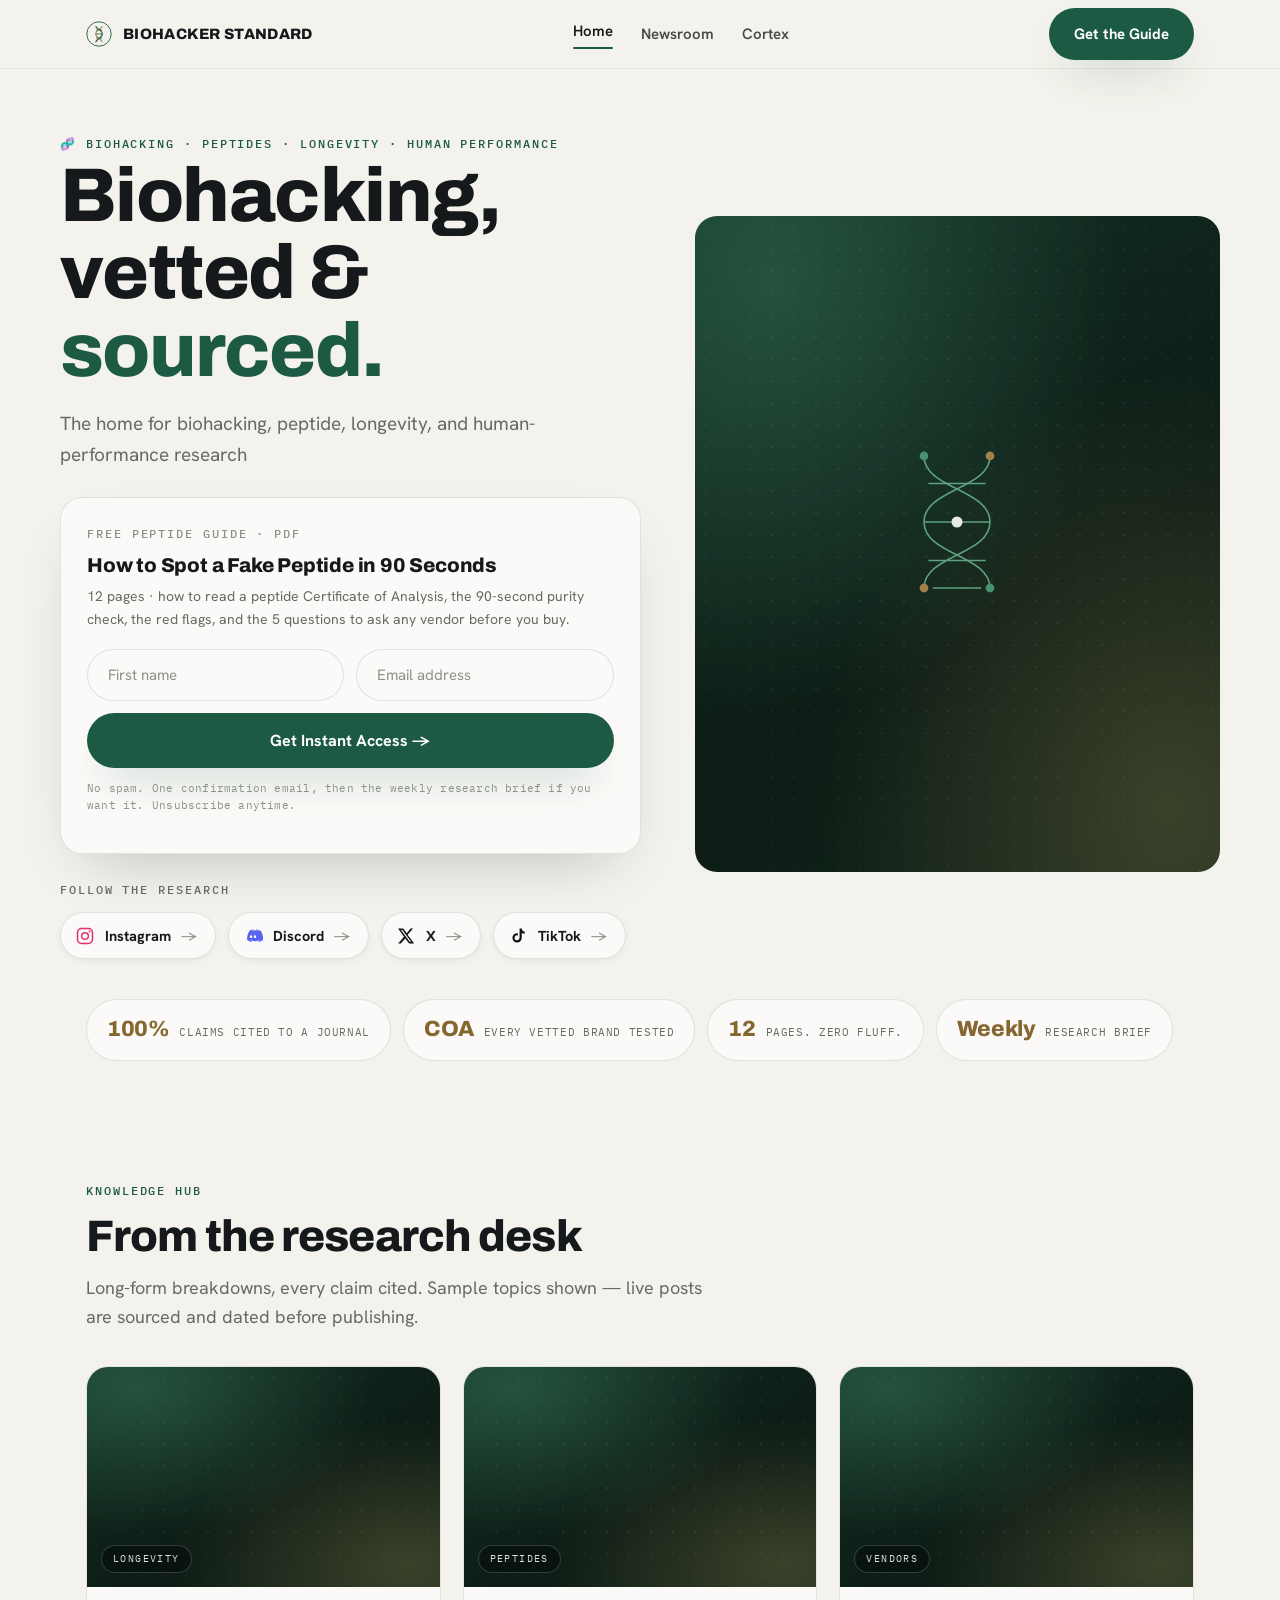
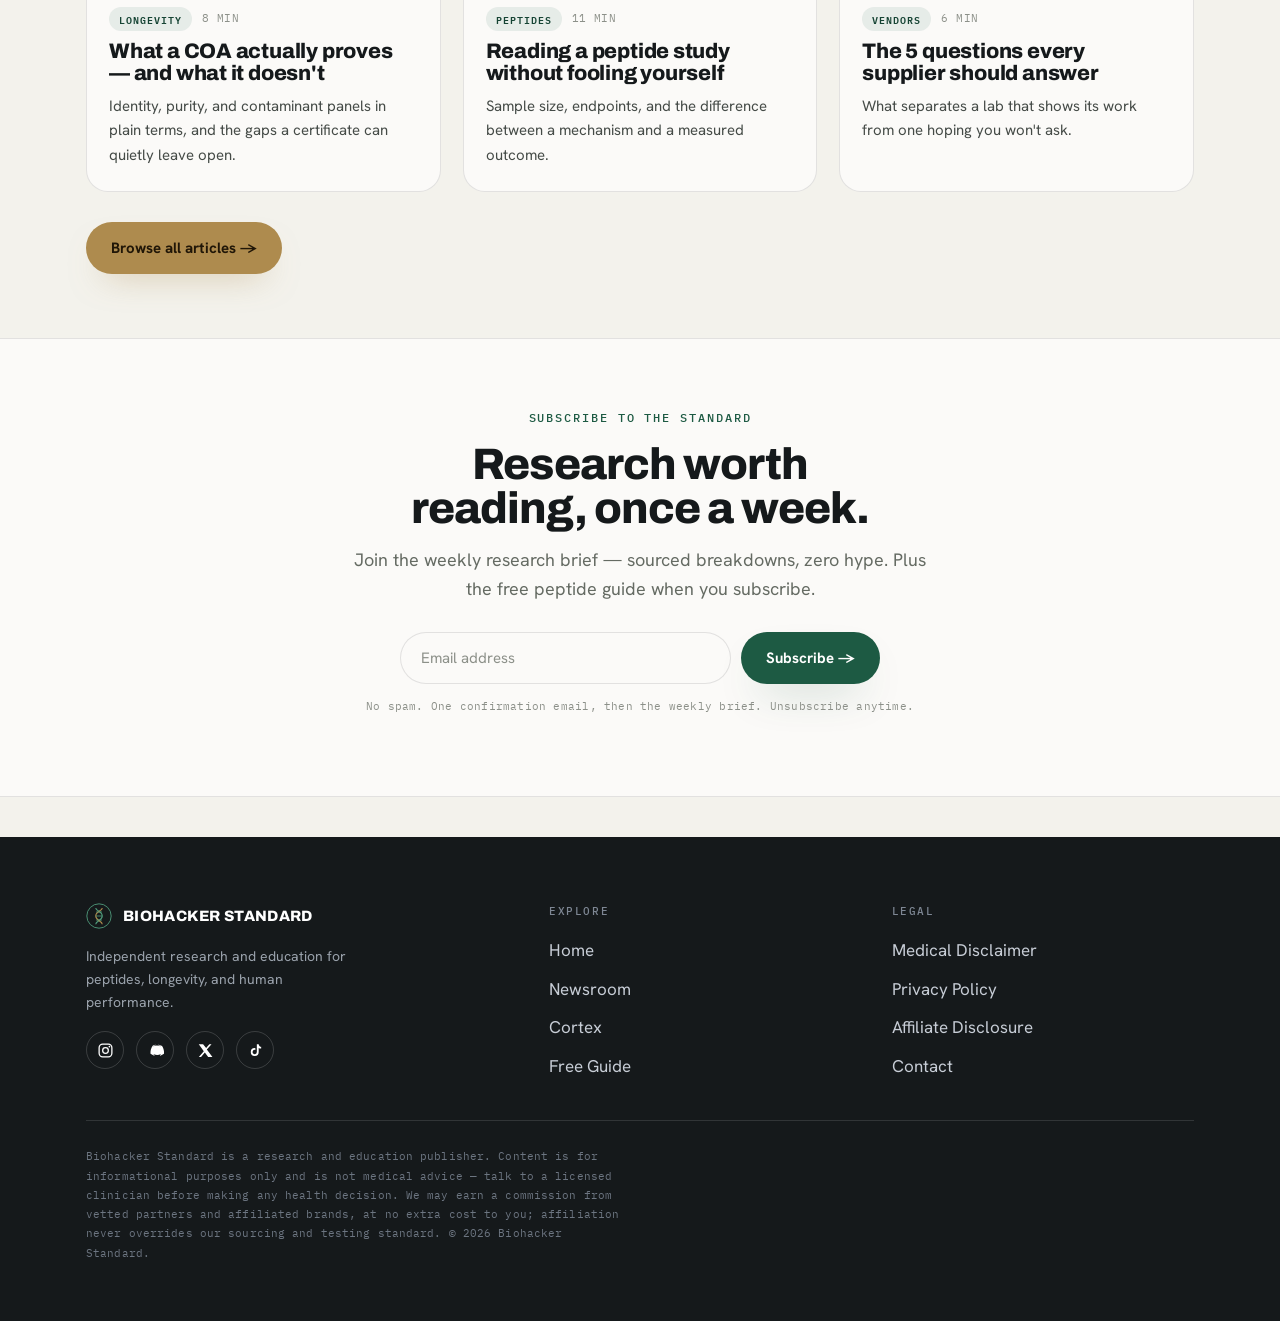
<file: index.html>
<!DOCTYPE html>
<html lang="en">
<head>
<meta charset="UTF-8">
<meta name="viewport" content="width=device-width, initial-scale=1">
<title>Biohacker Standard</title>
<meta name="description" content="The home for biohacking, peptide, longevity, and human-performance research — vetted, sourced, never hyped. Free guide: how to spot a fake peptide in 90 seconds.">
<link rel="preconnect" href="https://fonts.googleapis.com">
<link rel="preconnect" href="https://fonts.gstatic.com" crossorigin>
<link rel="stylesheet" href="https://fonts.googleapis.com/css2?family=Archivo:wght@500;600;700;800;900&family=Hanken+Grotesk:wght@400;500;600;700;800&family=IBM+Plex+Mono:wght@400;500;600&display=swap">
<link rel="stylesheet" href="styles.css">
<style>
  /* ——— home-only ——— */
  .hero { position: relative; overflow: clip; }
  .hero-grid { display: grid; grid-template-columns: 1.05fr 0.95fr; gap: 54px; align-items: center; padding: 60px 0 40px; }
  .hero h1 { margin-bottom: 20px; }
  .hero h1 em { font-style: normal; color: var(--blue); }
  .hero .lede { font-size: 19px; color: var(--muted); max-width: 52ch; margin-bottom: 26px; }
  .hero-card { background: var(--surface); border: 1px solid var(--hair); border-radius: var(--radius); padding: 26px 26px 22px; box-shadow: var(--shadow); }
  .hero-card .doc-label { display: block; margin-bottom: 6px; }
  .hero-card .doc-title { font-family: 'Archivo', sans-serif; font-weight: 800; font-size: 20px; letter-spacing: -0.01em; margin-bottom: 4px; }
  .hero-card .doc-sub { font-size: 14px; color: var(--muted); margin-bottom: 18px; }
  .hero-social { margin-top: 26px; }
  .hero-social .lbl { display: block; margin-bottom: 12px; color: var(--muted); }

  /* hero visual */
  .hero-visual { position: relative; }
  .hero-visual .media { aspect-ratio: 4 / 5; }
  .float-card {
    position: absolute; left: -26px; bottom: -22px; width: 260px;
    background: var(--surface); border: 1px solid var(--hair); border-radius: var(--radius-sm);
    padding: 18px 20px; box-shadow: var(--shadow);
  }
  .float-card .ico { width: 34px; height: 34px; display: grid; place-items: center; border-radius: 50%; background: var(--verified-tint); color: var(--verified); margin-bottom: 10px; }
  .float-card h4 { font-family: 'Archivo', sans-serif; font-size: 16px; font-weight: 800; margin-bottom: 4px; }
  .float-card p { font-size: 13px; color: var(--muted); margin: 0; line-height: 1.5; }

  .band { background: var(--surface); border-top: 1px solid var(--hair); border-bottom: 1px solid var(--hair); }
  .who-grid { display: grid; grid-template-columns: 1fr 1fr; gap: 54px; align-items: center; }
  .who-grid .media { aspect-ratio: 5 / 4; }
  .who h2 { margin-bottom: 18px; }
  .who p { color: var(--ink-soft); font-size: 18px; }

  .subscribe-form { display: flex; gap: 10px; max-width: 480px; margin: 0 auto; }
  .subscribe-form input { flex: 1; padding: 15px 20px; border-radius: var(--radius-pill); border: 1px solid var(--hair); background: var(--surface); font-family: inherit; font-size: 15px; color: var(--ink); outline: none; transition: border-color .2s, box-shadow .2s; }
  .subscribe-form input::placeholder { color: var(--dim); }
  .subscribe-form input:focus { border-color: var(--blue); box-shadow: 0 0 0 3px var(--blue-tint); }

  @media (max-width: 860px) {
    .hero-grid, .who-grid { grid-template-columns: 1fr; gap: 40px; }
    .hero-visual { order: -1; }
    .float-card { left: auto; right: 16px; }
  }
  @media (max-width: 520px) { .subscribe-form { flex-direction: column; } }
</style>
</head>
<body>

<!-- ——————————————————— NAV ——————————————————— -->
<nav class="nav">
  <div class="container nav-inner">
    <a class="brand" href="index.html" aria-label="Biohacker Standard home">
      <svg viewBox="0 0 32 32" fill="none" aria-hidden="true">
        <circle cx="16" cy="16" r="15" stroke="#1D5A43" stroke-width="1.1"/>
        <path d="M12 6c0 4 8 4 8 10s-8 6-8 10" stroke="#1D5A43" stroke-width="1.4"/>
        <path d="M20 6c0 4-8 4-8 10s8 6 8 10" stroke="#AE8B4E" stroke-width="1.4"/>
        <path d="M12.5 11h7M12 16h8M12.5 21h7" stroke="#1D5A43" stroke-width="1"/>
      </svg>
      <b>Biohacker Standard</b>
    </a>
    <div class="nav-links">
      <a href="index.html" class="active">Home</a>
      <a href="blog.html">Newsroom</a>
      <a href="directory.html">Cortex</a>
    </div>
    <a href="#get-guide" class="btn btn-blue nav-cta">Get the Guide</a>
  </div>
</nav>

<!-- ——————————————————— HERO / LEAD CAPTURE ——————————————————— -->
<header class="hero">
  <div class="container hero-grid" id="get-guide">
    <div class="hero-copy">
      <span class="eyebrow">🧬 Biohacking · Peptides · Longevity · Human Performance</span>
      <h1>Biohacking, vetted &amp; <em>sourced.</em></h1>
      <p class="lede">The home for biohacking, peptide, longevity, and human-performance research</p>

      <div class="hero-card">
        <span class="mono doc-label" style="color:var(--dim)">Free Peptide Guide · PDF</span>
        <div class="doc-title">How to Spot a Fake Peptide in 90 Seconds</div>
        <p class="doc-sub">12 pages · how to read a peptide Certificate of Analysis, the 90-second purity check, the red flags, and the 5 questions to ask any vendor before you buy.</p>
        <form class="lead-form" id="optin">
          <div class="field-row">
            <input type="text" name="first_name" placeholder="First name" aria-label="First name" required>
            <input type="email" name="email" placeholder="Email address" aria-label="Email address" required>
          </div>
          <button type="submit" class="btn btn-blue btn-lg">Get Instant Access →</button>
        </form>
        <div class="form-success" id="optin-success">You're in — check your inbox for your peptide guide. Don't see it? Check spam and mark us safe.</div>
        <p class="fine" style="margin-top:12px">No spam. One confirmation email, then the weekly research brief if you want it. Unsubscribe anytime.</p>
      </div>

      <div class="hero-social">
        <span class="mono lbl">Follow the research</span>
        <div class="socials">
          <a class="social" href="#" aria-label="Follow on Instagram">
            <svg viewBox="0 0 24 24" fill="none"><rect x="3" y="3" width="18" height="18" rx="5" stroke="#E1306C" stroke-width="1.8"/><circle cx="12" cy="12" r="4" stroke="#E1306C" stroke-width="1.8"/><circle cx="17.5" cy="6.5" r="1.2" fill="#E1306C"/></svg>
            Instagram <span class="arrow">→</span>
          </a>
          <a class="social" href="#" aria-label="Join our Discord">
            <svg viewBox="0 0 24 24" fill="#5865F2"><path d="M20 5.3A17 17 0 0 0 15.8 4l-.2.4a12.7 12.7 0 0 1 3.7 1.9 12 12 0 0 0-10.6 0A12.7 12.7 0 0 1 12.4 4.4L12.2 4A17 17 0 0 0 8 5.3C5.4 9.2 4.7 13 5 16.7a17 17 0 0 0 5.2 2.6l.6-1a11 11 0 0 1-1.8-.9l.4-.3a12 12 0 0 0 10.2 0l.4.3c-.6.4-1.2.6-1.8.9l.6 1a17 17 0 0 0 5.2-2.6c.4-4.3-.7-8-3-11.4ZM9.7 14.5c-.8 0-1.5-.8-1.5-1.7s.7-1.7 1.5-1.7 1.5.8 1.5 1.7-.7 1.7-1.5 1.7Zm4.6 0c-.8 0-1.5-.8-1.5-1.7s.7-1.7 1.5-1.7 1.5.8 1.5 1.7-.7 1.7-1.5 1.7Z"/></svg>
            Discord <span class="arrow">→</span>
          </a>
          <a class="social" href="#" aria-label="Follow on X">
            <svg viewBox="0 0 24 24" fill="#0D1014"><path d="M17.5 3h3l-6.6 7.5L21.8 21h-6l-4.7-6.1L5.7 21H2.6l7-8L2.5 3h6.1l4.3 5.6L17.5 3Zm-1 16h1.7L7.6 4.8H5.8L16.5 19Z"/></svg>
            X <span class="arrow">→</span>
          </a>
          <a class="social" href="#" aria-label="Follow on TikTok">
            <svg viewBox="0 0 24 24" fill="#0D1014"><path d="M16.5 3c.3 2.1 1.5 3.6 3.5 3.8v2.5c-1.2.1-2.4-.3-3.5-1v5.9a5.6 5.6 0 1 1-5.6-5.6c.3 0 .6 0 .9.1v2.6a3 3 0 1 0 2.1 2.9V3h2.6Z"/></svg>
            TikTok <span class="arrow">→</span>
          </a>
        </div>
      </div>
    </div>

    <div class="hero-visual">
      <div class="media" role="img" aria-label="Molecular research motif">
        <div class="glyph">
          <svg viewBox="0 0 200 200" fill="none">
            <g stroke="#6FBE97" stroke-width="1.4" opacity="0.9">
              <path d="M70 20c0 30 60 30 60 60s-60 30-60 60"/>
              <path d="M130 20c0 30-60 30-60 60s60 30 60 60"/>
              <path d="M74 45h52M70 80h60M74 115h52M78 140h44"/>
            </g>
            <circle cx="70" cy="20" r="4" fill="#4F9C7C"/><circle cx="130" cy="20" r="4" fill="#AE8B4E"/>
            <circle cx="100" cy="80" r="5" fill="#fff"/>
            <circle cx="70" cy="140" r="4" fill="#AE8B4E"/><circle cx="130" cy="140" r="4" fill="#4F9C7C"/>
          </svg>
        </div>
      </div>
    </div>
  </div>

  <!-- stat bar -->
  <div class="container" style="padding-bottom:56px">
    <div class="stats">
      <div class="stat"><span class="num">100%</span><span class="lbl">Claims cited to a journal</span></div>
      <div class="stat"><span class="num">COA</span><span class="lbl">Every vetted brand tested</span></div>
      <div class="stat"><span class="num">12</span><span class="lbl">Pages. Zero fluff.</span></div>
      <div class="stat"><span class="num">Weekly</span><span class="lbl">Research brief</span></div>
    </div>
  </div>
</header>

<!-- ——————————————————— FROM THE BLOG ——————————————————— -->
<section>
  <div class="container">
    <div class="sec-head">
      <span class="eyebrow">Knowledge hub</span>
      <h2>From the research desk</h2>
      <p>Long-form breakdowns, every claim cited. Sample topics shown — live posts are sourced and dated before publishing.</p>
    </div>
    <div class="grid g3">
      <a class="card" href="blog.html">
        <div class="media"><span class="tag">Longevity</span></div>
        <div class="card-body">
          <div class="kicker"><span class="tagpill">Longevity</span><span class="meta">8 min</span></div>
          <h3>What a COA actually proves — and what it doesn't</h3>
          <p>Identity, purity, and contaminant panels in plain terms, and the gaps a certificate can quietly leave open.</p>
        </div>
      </a>
      <a class="card" href="blog.html">
        <div class="media"><span class="tag">Peptides</span></div>
        <div class="card-body">
          <div class="kicker"><span class="tagpill">Peptides</span><span class="meta">11 min</span></div>
          <h3>Reading a peptide study without fooling yourself</h3>
          <p>Sample size, endpoints, and the difference between a mechanism and a measured outcome.</p>
        </div>
      </a>
      <a class="card" href="blog.html">
        <div class="media"><span class="tag">Vendors</span></div>
        <div class="card-body">
          <div class="kicker"><span class="tagpill">Vendors</span><span class="meta">6 min</span></div>
          <h3>The 5 questions every supplier should answer</h3>
          <p>What separates a lab that shows its work from one hoping you won't ask.</p>
        </div>
      </a>
    </div>
    <div style="margin-top:30px"><a href="blog.html" class="btn btn-gold">Browse all articles →</a></div>
  </div>
</section>

<!-- ——————————————————— SUBSCRIBE ——————————————————— -->
<section class="band" id="subscribe">
  <div class="container" style="text-align:center; max-width:640px;">
    <span class="eyebrow" style="display:inline-flex; margin-bottom:14px">Subscribe to the Standard</span>
    <h2 style="margin-bottom:14px">Research worth reading, once a week.</h2>
    <p style="color:var(--muted); font-size:18px; margin-bottom:28px">Join the weekly research brief — sourced breakdowns, zero hype. Plus the free peptide guide when you subscribe.</p>
    <form class="subscribe-form" id="subscribe-form">
      <input type="email" name="email" placeholder="Email address" aria-label="Email address" required>
      <button type="submit" class="btn btn-blue">Subscribe →</button>
    </form>
    <div class="form-success" id="subscribe-success" style="max-width:460px; margin:16px auto 0">You're in — check your inbox to confirm, then the guide is on its way.</div>
    <p class="fine" style="margin-top:14px">No spam. One confirmation email, then the weekly brief. Unsubscribe anytime.</p>
  </div>
</section>

<!-- ——————————————————— FOOTER ——————————————————— -->
<footer class="footer">
  <div class="container">
    <div class="footer-top">
      <div>
        <a class="brand" href="index.html" style="margin-bottom:16px">
          <svg viewBox="0 0 32 32" fill="none" aria-hidden="true">
            <circle cx="16" cy="16" r="15" stroke="#4F9C7C" stroke-width="1.1"/>
            <path d="M12 6c0 4 8 4 8 10s-8 6-8 10" stroke="#4F9C7C" stroke-width="1.4"/>
            <path d="M20 6c0 4-8 4-8 10s8 6 8 10" stroke="#AE8B4E" stroke-width="1.4"/>
            <path d="M12.5 11h7M12 16h8M12.5 21h7" stroke="#4F9C7C" stroke-width="1"/>
          </svg>
          <b>Biohacker Standard</b>
        </a>
        <p style="color:#9AA2AC; font-size:14px; max-width:34ch">Independent research and education for peptides, longevity, and human performance.</p>
        <div class="foot-social">
          <a href="#" aria-label="Instagram"><svg viewBox="0 0 24 24" fill="none"><rect x="3" y="3" width="18" height="18" rx="5" stroke="#fff" stroke-width="1.8"/><circle cx="12" cy="12" r="4" stroke="#fff" stroke-width="1.8"/><circle cx="17.5" cy="6.5" r="1.2" fill="#fff"/></svg></a>
          <a href="#" aria-label="Discord"><svg viewBox="0 0 24 24" fill="#fff"><path d="M20 5.3A17 17 0 0 0 15.8 4l-.2.4a12.7 12.7 0 0 1 3.7 1.9 12 12 0 0 0-10.6 0A12.7 12.7 0 0 1 12.4 4.4L12.2 4A17 17 0 0 0 8 5.3C5.4 9.2 4.7 13 5 16.7a17 17 0 0 0 5.2 2.6l.6-1a11 11 0 0 1-1.8-.9l.4-.3a12 12 0 0 0 10.2 0l.4.3c-.6.4-1.2.6-1.8.9l.6 1a17 17 0 0 0 5.2-2.6c.4-4.3-.7-8-3-11.4Z"/></svg></a>
          <a href="#" aria-label="X"><svg viewBox="0 0 24 24" fill="#fff"><path d="M17.5 3h3l-6.6 7.5L21.8 21h-6l-4.7-6.1L5.7 21H2.6l7-8L2.5 3h6.1l4.3 5.6L17.5 3Z"/></svg></a>
          <a href="#" aria-label="TikTok"><svg viewBox="0 0 24 24" fill="#fff"><path d="M16.5 3c.3 2.1 1.5 3.6 3.5 3.8v2.5c-1.2.1-2.4-.3-3.5-1v5.9a5.6 5.6 0 1 1-5.6-5.6c.3 0 .6 0 .9.1v2.6a3 3 0 1 0 2.1 2.9V3h2.6Z"/></svg></a>
        </div>
      </div>
      <div>
        <h5>Explore</h5>
        <ul>
          <li><a href="index.html">Home</a></li>
          <li><a href="blog.html">Newsroom</a></li>
          <li><a href="directory.html">Cortex</a></li>
          <li><a href="#get-guide">Free Guide</a></li>
        </ul>
      </div>
      <div>
        <h5>Legal</h5>
        <ul>
          <li><a href="#">Medical Disclaimer</a></li>
          <li><a href="#">Privacy Policy</a></li>
          <li><a href="#">Affiliate Disclosure</a></li>
          <li><a href="contact.html">Contact</a></li>
        </ul>
      </div>
    </div>
    <p class="disclosure">Biohacker Standard is a research and education publisher. Content is for informational purposes only and is not medical advice — talk to a licensed clinician before making any health decision. We may earn a commission from vetted partners and affiliated brands, at no extra cost to you; affiliation never overrides our sourcing and testing standard. © 2026 Biohacker Standard.</p>
  </div>
</footer>

<script>
  (function () {
    var form = document.getElementById('optin');
    if (!form) return;
    form.addEventListener('submit', function (e) {
      e.preventDefault();
      var btn = form.querySelector('button[type=submit]');
      btn.textContent = 'Sending…';
      // TODO: wire to FluentCRM REST endpoint /wp-json/fluent-crm/v2/public/forms/{ID}/submit
      setTimeout(function () {
        form.style.display = 'none';
        document.getElementById('optin-success').style.display = 'block';
      }, 500);
    });

    var sub = document.getElementById('subscribe-form');
    if (sub) {
      sub.addEventListener('submit', function (e) {
        e.preventDefault();
        var b = sub.querySelector('button[type=submit]');
        b.textContent = 'Subscribing…';
        // TODO: wire to FluentCRM REST endpoint /wp-json/fluent-crm/v2/public/forms/{ID}/submit
        setTimeout(function () {
          sub.style.display = 'none';
          document.getElementById('subscribe-success').style.display = 'block';
        }, 500);
      });
    }
  })();
</script>
</body>
</html>
</file>
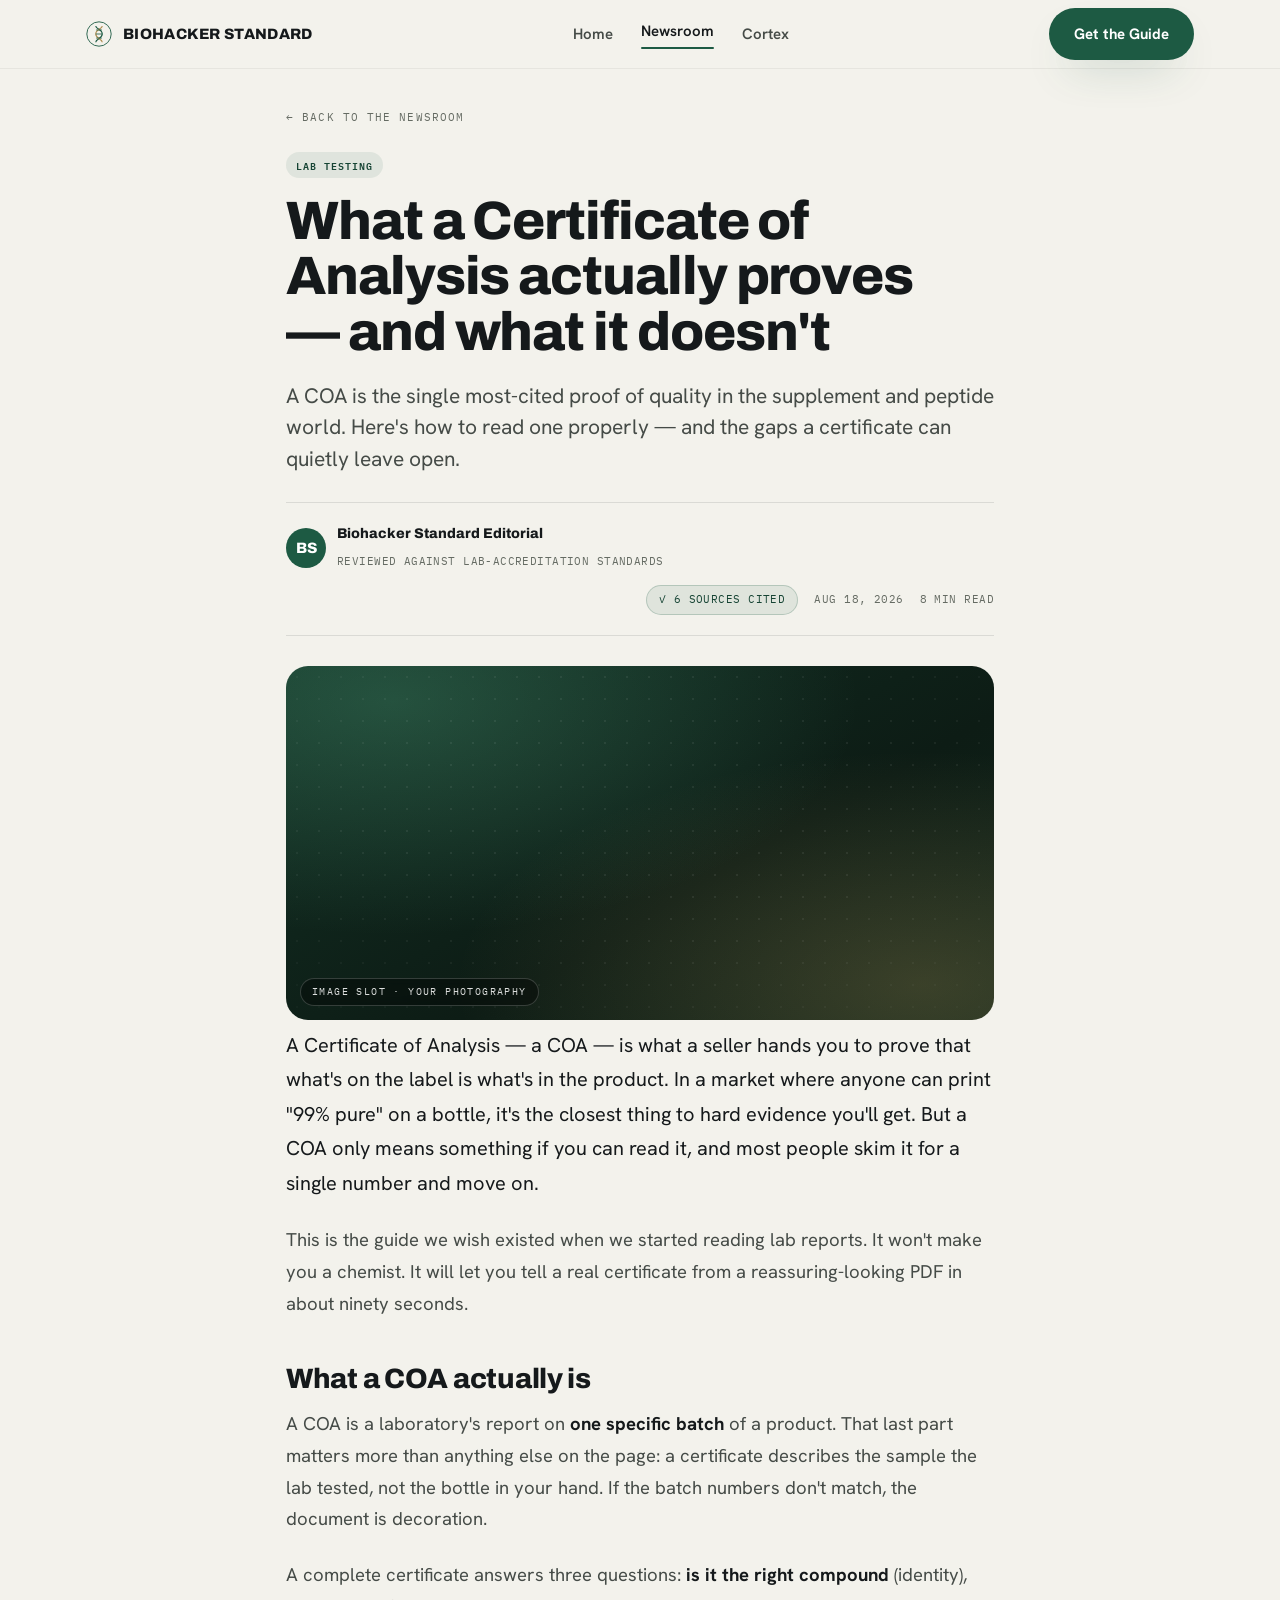
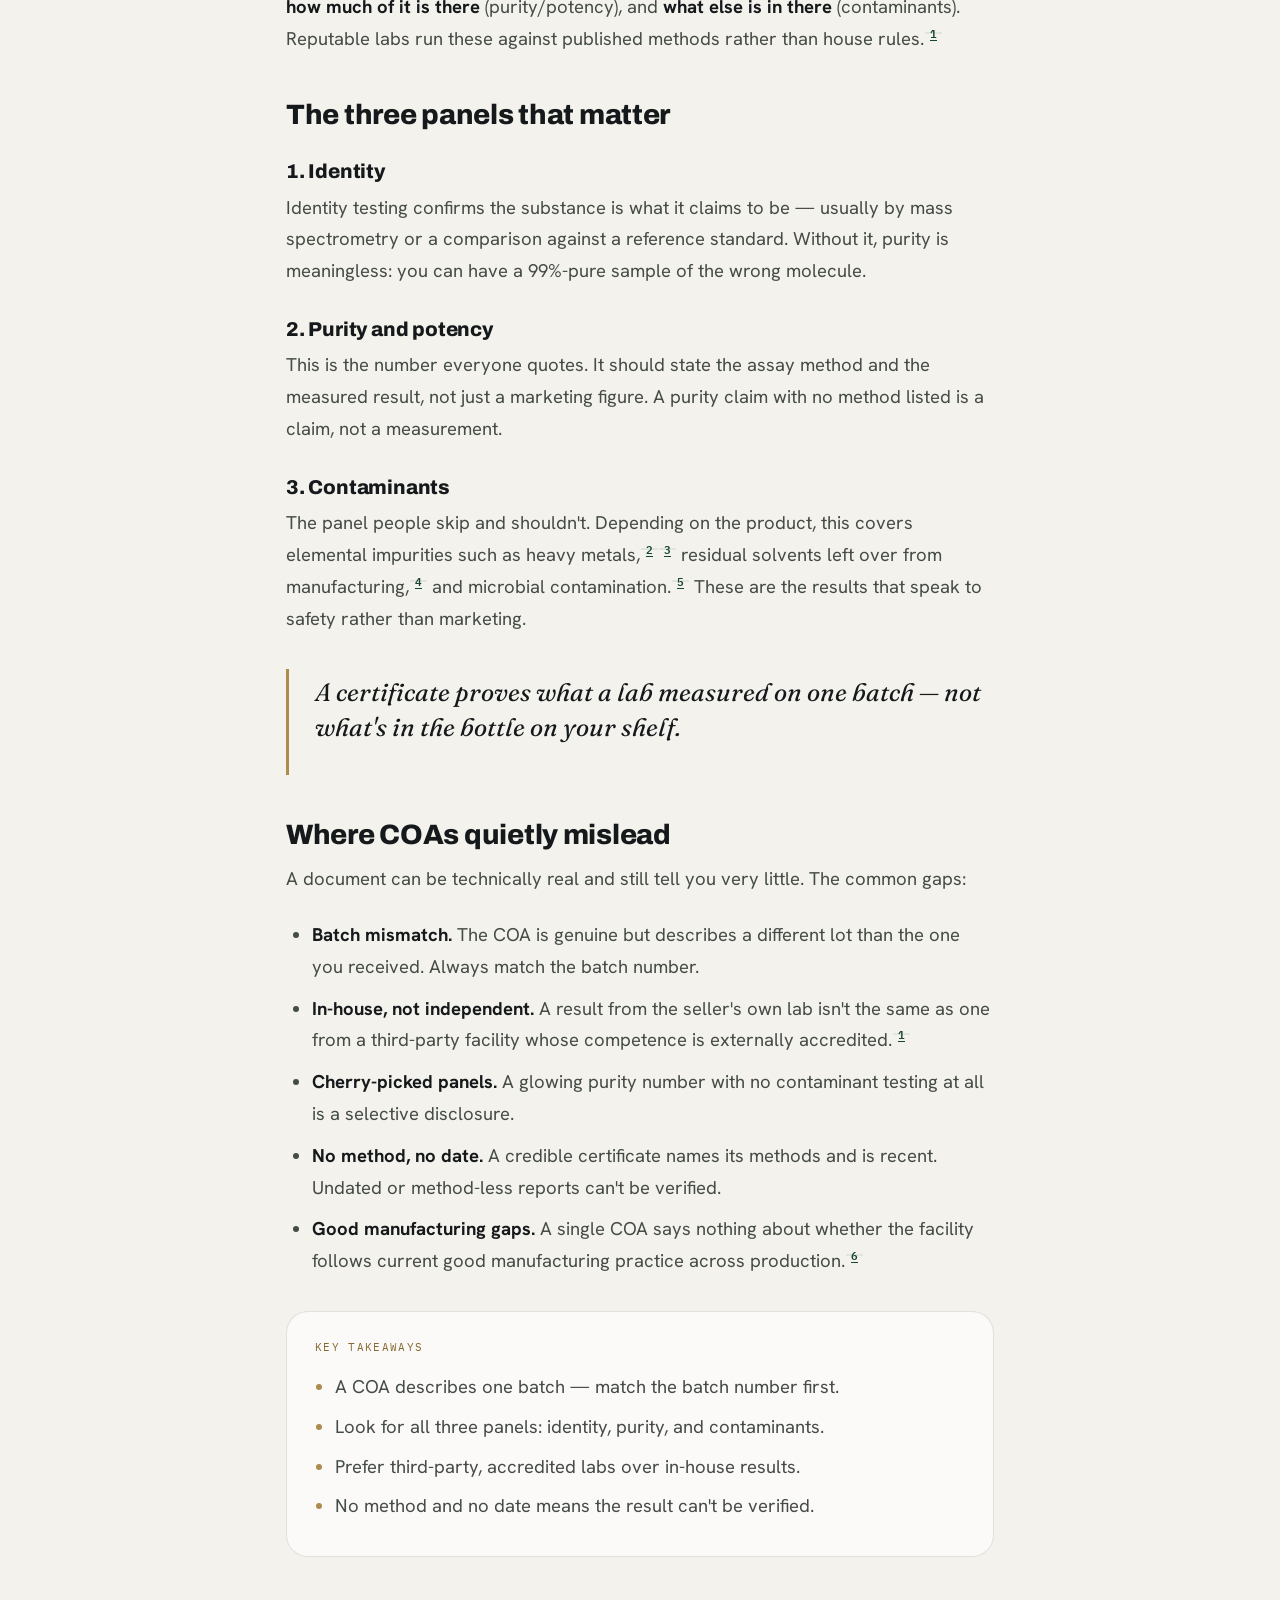
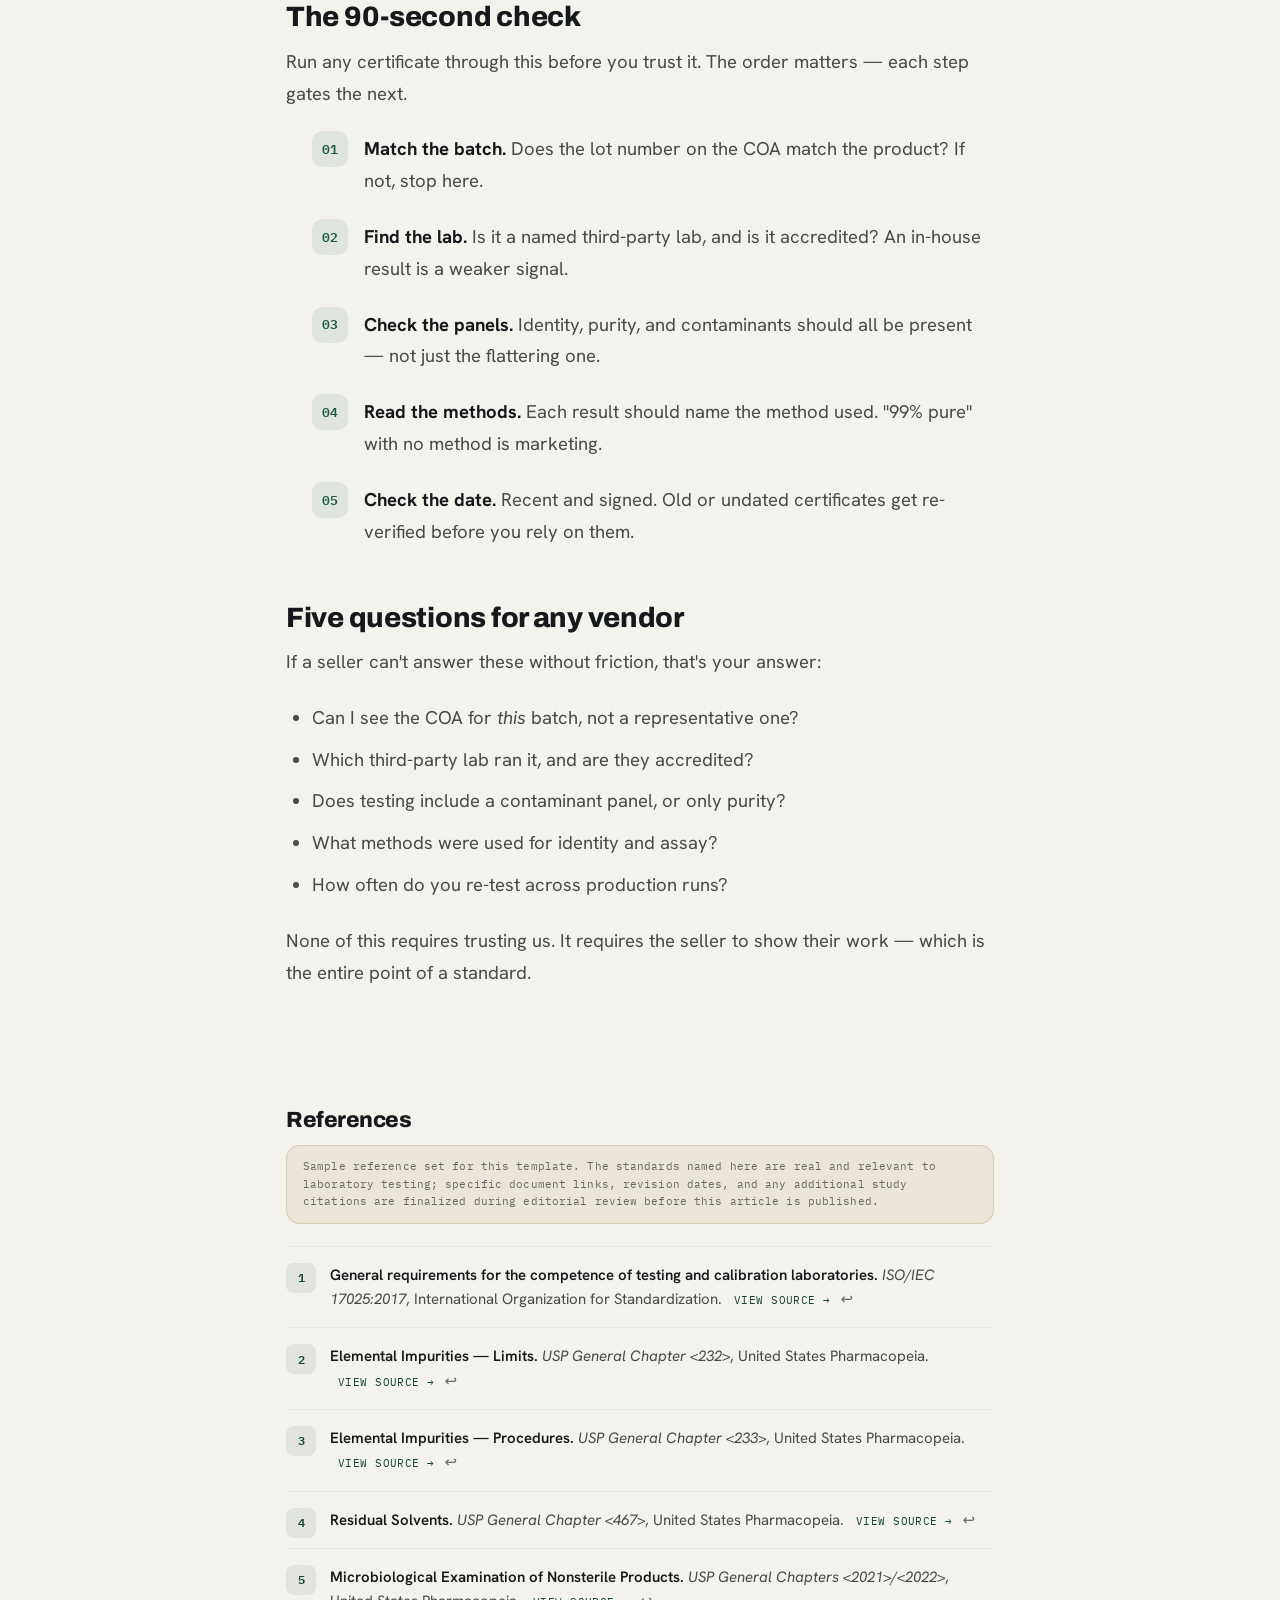
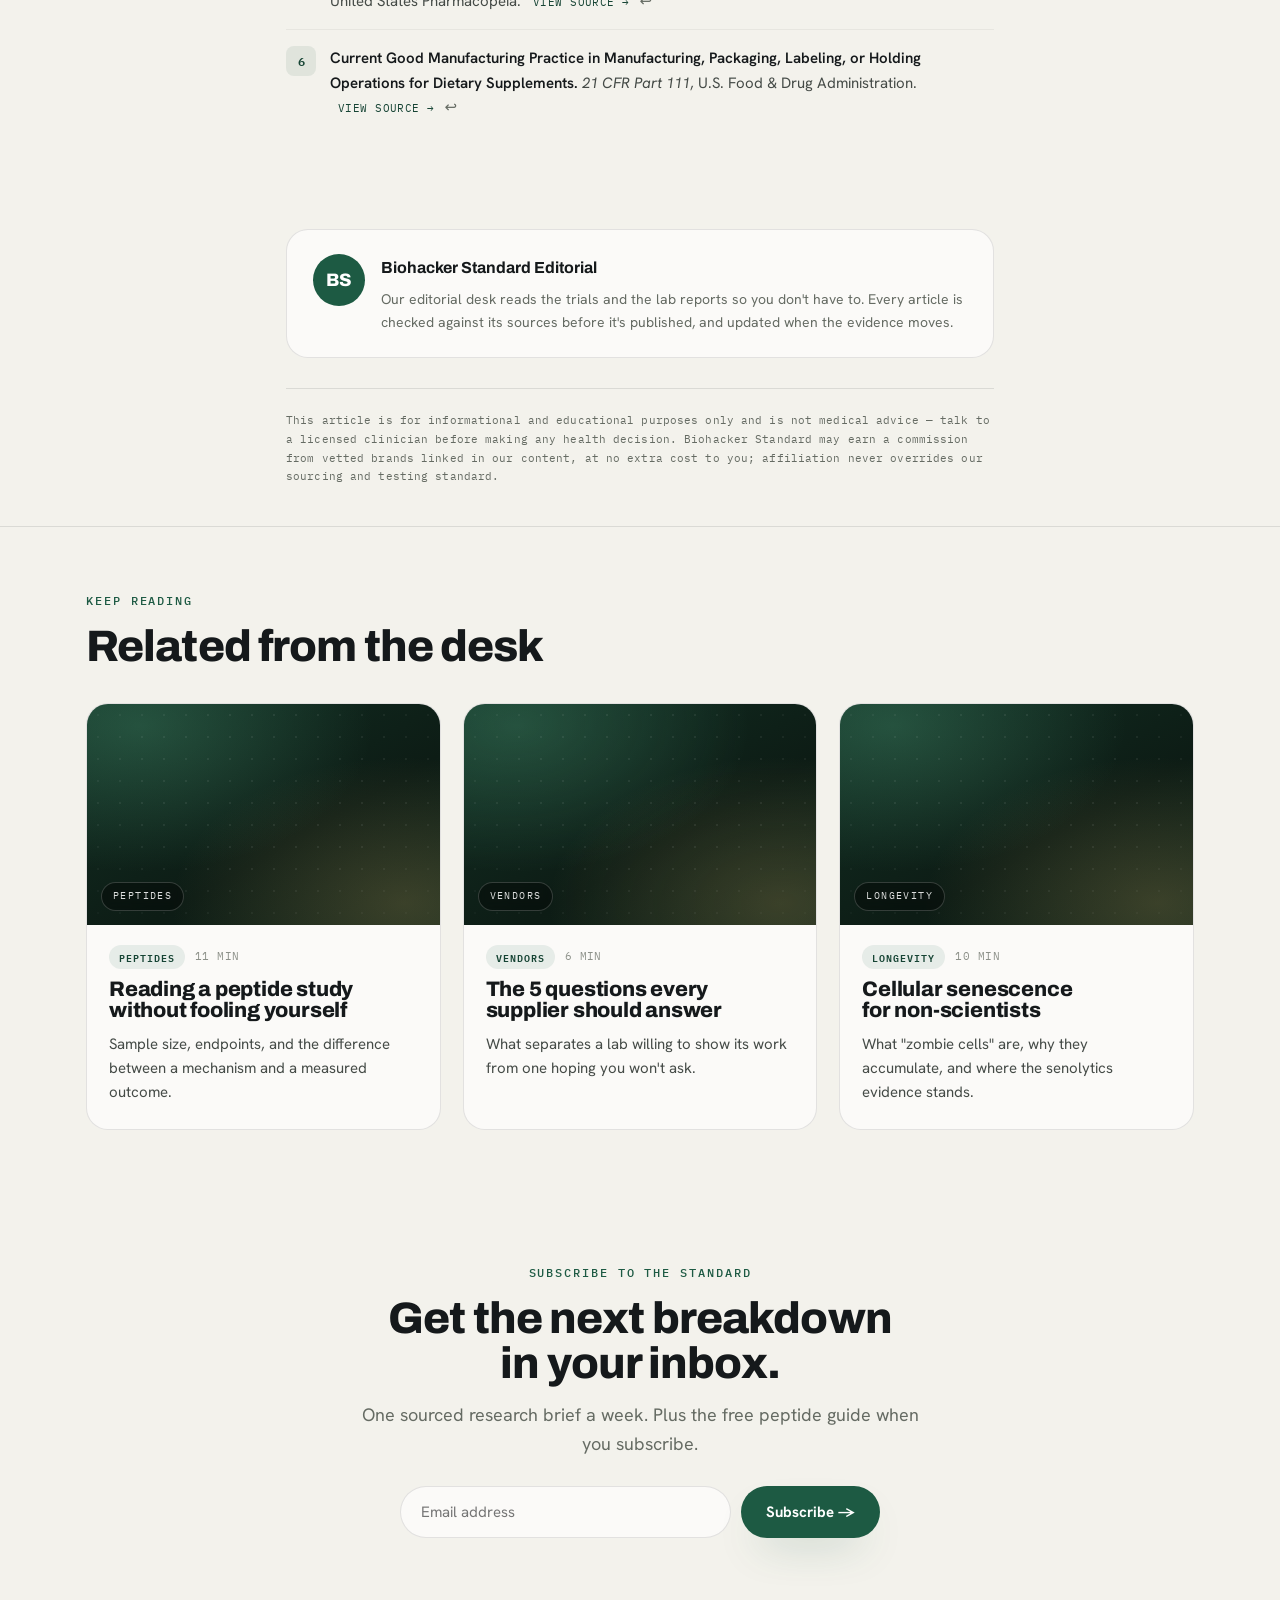
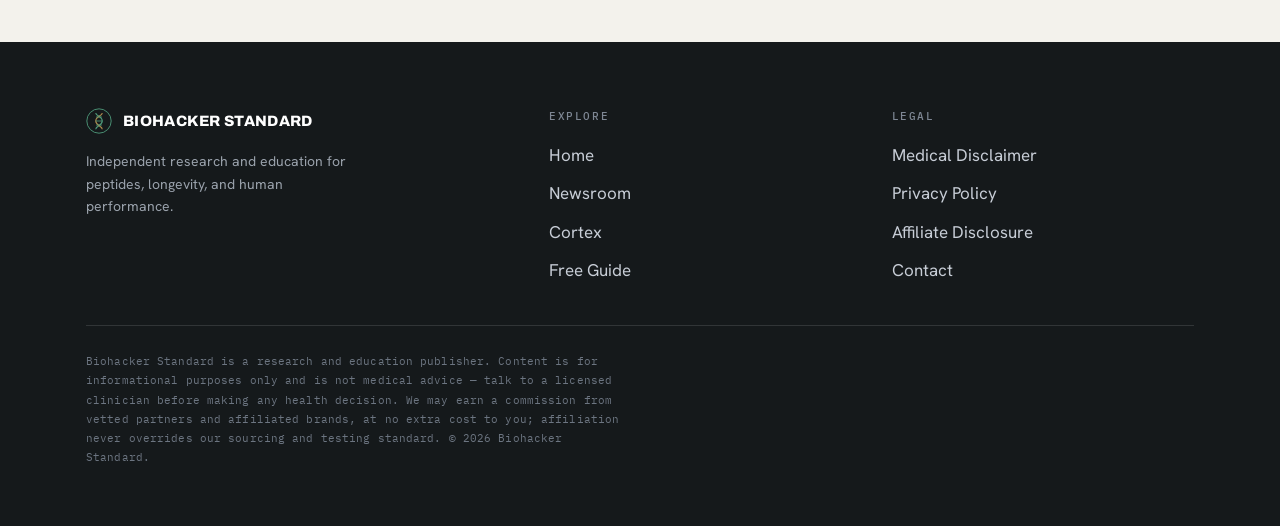
<file: article.html>
<!DOCTYPE html>
<html lang="en">
<head>
<meta charset="UTF-8">
<meta name="viewport" content="width=device-width, initial-scale=1">
<title>What a COA Actually Proves — Biohacker Standard</title>
<meta name="description" content="How to read a Certificate of Analysis properly — identity, purity, and contaminant panels — and the gaps a certificate can quietly leave open.">
<link rel="preconnect" href="https://fonts.googleapis.com">
<link rel="preconnect" href="https://fonts.gstatic.com" crossorigin>
<link rel="stylesheet" href="https://fonts.googleapis.com/css2?family=Archivo:wght@500;600;700;800;900&family=Hanken+Grotesk:wght@400;500;600;700;800&family=IBM+Plex+Mono:wght@400;500;600&family=Fraunces:ital,opsz,wght@0,9..144,500;1,9..144,500&display=swap">
<link rel="stylesheet" href="styles.css">
<style>
  /* ——— article layout ——— */
  .article { max-width: 760px; margin: 0 auto; padding: 0 26px; }
  .backlink { display: inline-flex; align-items: center; gap: 7px; font-family: 'IBM Plex Mono', monospace; font-size: 11px; letter-spacing: 0.1em; text-transform: uppercase; color: var(--muted); margin: 40px 0 24px; }
  .backlink:hover { color: var(--blue); text-decoration: none; }

  .article-head h1 { font-size: clamp(34px, 5vw, 54px); line-height: 1.02; margin: 16px 0 20px; }
  .article-head .deck { font-size: 21px; line-height: 1.5; color: var(--ink-soft); margin: 0 0 28px; }
  .byline { display: flex; flex-wrap: wrap; align-items: center; gap: 12px 20px; padding: 20px 0; border-top: 1px solid var(--hair); border-bottom: 1px solid var(--hair); }
  .byline .who { display: flex; align-items: center; gap: 11px; }
  .byline .avatar { width: 40px; height: 40px; border-radius: 50%; background: var(--blue); display: grid; place-items: center; color: #fff; font-family: 'Archivo'; font-weight: 800; font-size: 15px; flex: none; }
  .byline .who b { font-family: 'Archivo'; font-weight: 800; font-size: 14px; display: block; }
  .byline .who span { font-family: 'IBM Plex Mono', monospace; font-size: 10.5px; letter-spacing: 0.04em; text-transform: uppercase; color: var(--muted); }
  .byline .meta { margin-left: auto; display: flex; align-items: center; gap: 16px; font-family: 'IBM Plex Mono', monospace; font-size: 11px; letter-spacing: 0.04em; text-transform: uppercase; color: var(--muted); }
  .sources-chip { display: inline-flex; align-items: center; gap: 7px; color: var(--blue-deep); background: var(--blue-tint); border: 1px solid rgba(29,90,67,0.22); padding: 5px 12px; border-radius: var(--radius-pill); }

  .article-hero { margin: 30px 0 8px; }
  .article-hero .media { aspect-ratio: 16 / 8; }

  /* ——— prose ——— */
  .prose { font-size: 18.5px; line-height: 1.72; color: var(--ink-soft); }
  .prose > p:first-of-type { font-size: 20px; color: var(--ink); }
  .prose p { margin: 0 0 24px; }
  .prose h2 { font-size: 28px; color: var(--ink); margin: 46px 0 14px; letter-spacing: -0.01em; }
  .prose h3 { font-size: 20px; color: var(--ink); margin: 32px 0 10px; }
  .prose strong { color: var(--ink); }
  .prose a:not(.cite) { color: var(--blue-deep); text-decoration: underline; text-underline-offset: 2px; text-decoration-thickness: 1px; }
  .prose ul, .prose ol { margin: 0 0 24px; padding-left: 26px; }
  .prose li { margin-bottom: 10px; }

  /* citation marker — the signature element */
  .cite { font-size: 0.62em; vertical-align: super; line-height: 0; margin-left: 1px; }
  .cite a { display: inline-block; min-width: 17px; text-align: center; padding: 1px 5px; border-radius: 6px;
    background: var(--blue-tint); color: var(--blue-deep); font-family: 'IBM Plex Mono', monospace; font-weight: 600;
    text-decoration: none; transition: background .15s, color .15s; }
  .cite a:hover { background: var(--blue); color: #fff; }

  blockquote { margin: 34px 0; padding: 6px 0 6px 26px; border-left: 3px solid var(--gold); }
  blockquote p { font-family: 'Fraunces', Georgia, serif; font-style: italic; font-size: 25px; line-height: 1.4; color: var(--ink); margin: 0; }

  .callout { background: var(--surface); border: 1px solid var(--hair); border-radius: var(--radius); padding: 26px 28px; margin: 34px 0; }
  .callout .lbl { font-family: 'IBM Plex Mono', monospace; font-size: 11px; letter-spacing: 0.12em; text-transform: uppercase; color: var(--gold-deep); margin-bottom: 14px; display: block; }
  .callout ul { margin: 0; padding-left: 20px; }
  .callout li { color: var(--ink-soft); margin-bottom: 8px; }
  .callout li::marker { color: var(--gold); }

  /* numbered process — order carries meaning here */
  .steps { list-style: none; margin: 24px 0 30px; padding: 0; counter-reset: step; display: flex; flex-direction: column; gap: 14px; }
  .steps li { position: relative; padding-left: 52px; counter-increment: step; }
  .steps li::before { content: counter(step, decimal-leading-zero); position: absolute; left: 0; top: -2px;
    font-family: 'IBM Plex Mono', monospace; font-weight: 600; font-size: 13px; color: var(--blue); background: var(--blue-tint);
    width: 36px; height: 36px; display: grid; place-items: center; border-radius: 10px; }
  .steps li b { color: var(--ink); }

  /* ——— references block ——— */
  .refs { margin: 56px 0 10px; scroll-margin-top: 80px; }
  .refs h2 { font-size: 22px; color: var(--ink); margin-bottom: 8px; }
  .refs .editnote { font-family: 'IBM Plex Mono', monospace; font-size: 11px; line-height: 1.6; color: var(--muted); text-transform: none; letter-spacing: 0.01em;
    background: var(--gold-tint); border: 1px solid rgba(174,139,78,0.28); border-radius: var(--radius-sm); padding: 12px 16px; margin: 14px 0 22px; }
  .refs ol { list-style: none; counter-reset: ref; margin: 0; padding: 0; }
  .refs li { counter-increment: ref; position: relative; padding: 16px 0 16px 44px; border-top: 1px solid var(--hair-soft); font-size: 15px; color: var(--ink-soft); scroll-margin-top: 80px; }
  .refs li::before { content: counter(ref); position: absolute; left: 0; top: 16px; font-family: 'IBM Plex Mono', monospace; font-weight: 600; font-size: 12px; color: var(--blue-deep); background: var(--blue-tint); width: 30px; height: 30px; display: grid; place-items: center; border-radius: 8px; }
  .refs li:target { background: var(--blue-tint); border-radius: 10px; }
  .refs .src-title { color: var(--ink); font-weight: 600; }
  .refs .src-pub { font-style: italic; }
  .refs .src-link { display: inline-flex; align-items: center; gap: 5px; font-family: 'IBM Plex Mono', monospace; font-size: 10.5px; letter-spacing: 0.04em; text-transform: uppercase; color: var(--blue-deep); margin-left: 8px; }
  .refs .backref { color: var(--muted); text-decoration: none; margin-left: 6px; }
  .refs .backref:hover { color: var(--blue); }

  /* author + disclosure */
  .author-card { display: flex; gap: 16px; align-items: flex-start; background: var(--surface); border: 1px solid var(--hair); border-radius: var(--radius); padding: 24px 26px; margin: 30px 0; }
  .author-card .avatar { width: 52px; height: 52px; border-radius: 50%; background: var(--blue); display: grid; place-items: center; color: #fff; font-family: 'Archivo'; font-weight: 800; font-size: 18px; flex: none; }
  .author-card b { font-family: 'Archivo'; font-size: 16px; }
  .author-card p { font-size: 14px; color: var(--muted); margin: 6px 0 0; }
  .disclosure-note { font-family: 'IBM Plex Mono', monospace; font-size: 11px; line-height: 1.7; color: var(--muted); text-transform: none; letter-spacing: 0.01em; border-top: 1px solid var(--hair); padding-top: 22px; margin-top: 10px; }

  .related { border-top: 1px solid var(--hair); margin-top: 40px; }

  @media (max-width: 560px) {
    .byline .meta { margin-left: 0; width: 100%; }
    .prose { font-size: 17.5px; }
  }
</style>
</head>
<body>

<nav class="nav">
  <div class="container nav-inner">
    <a class="brand" href="index.html" aria-label="Biohacker Standard home">
      <svg viewBox="0 0 32 32" fill="none" aria-hidden="true">
        <circle cx="16" cy="16" r="15" stroke="#1D5A43" stroke-width="1.1"/>
        <path d="M12 6c0 4 8 4 8 10s-8 6-8 10" stroke="#1D5A43" stroke-width="1.4"/>
        <path d="M20 6c0 4-8 4-8 10s8 6 8 10" stroke="#AE8B4E" stroke-width="1.4"/>
        <path d="M12.5 11h7M12 16h8M12.5 21h7" stroke="#1D5A43" stroke-width="1"/>
      </svg>
      <b>Biohacker Standard</b>
    </a>
    <div class="nav-links">
      <a href="index.html">Home</a>
      <a href="blog.html" class="active">Newsroom</a>
      <a href="directory.html">Cortex</a>
    </div>
    <a href="index.html#get-guide" class="btn btn-blue nav-cta">Get the Guide</a>
  </div>
</nav>

<article>
  <div class="article">
    <a class="backlink" href="blog.html">← Back to the newsroom</a>
    <div class="article-head">
      <span class="tagpill">Lab Testing</span>
      <h1>What a Certificate of Analysis actually proves — and what it doesn't</h1>
      <p class="deck">A COA is the single most-cited proof of quality in the supplement and peptide world. Here's how to read one properly — and the gaps a certificate can quietly leave open.</p>
      <div class="byline">
        <div class="who">
          <div class="avatar">BS</div>
          <div><b>Biohacker Standard Editorial</b><span>Reviewed against lab-accreditation standards</span></div>
        </div>
        <div class="meta">
          <span class="sources-chip">✓ 6 sources cited</span>
          <span>Aug 18, 2026</span>
          <span>8 min read</span>
        </div>
      </div>
    </div>
  </div>

  <div class="article-hero">
    <div class="article"><div class="media" role="img" aria-label="Article hero image slot"><span class="tag">Image slot · your photography</span></div></div>
  </div>

  <div class="article">
    <div class="prose">
      <p>A Certificate of Analysis — a COA — is what a seller hands you to prove that what's on the label is what's in the product. In a market where anyone can print "99% pure" on a bottle, it's the closest thing to hard evidence you'll get. But a COA only means something if you can read it, and most people skim it for a single number and move on.</p>

      <p>This is the guide we wish existed when we started reading lab reports. It won't make you a chemist. It will let you tell a real certificate from a reassuring-looking PDF in about ninety seconds.</p>

      <h2>What a COA actually is</h2>
      <p>A COA is a laboratory's report on <strong>one specific batch</strong> of a product. That last part matters more than anything else on the page: a certificate describes the sample the lab tested, not the bottle in your hand. If the batch numbers don't match, the document is decoration.</p>
      <p>A complete certificate answers three questions: <strong>is it the right compound</strong> (identity), <strong>how much of it is there</strong> (purity/potency), and <strong>what else is in there</strong> (contaminants). Reputable labs run these against published methods rather than house rules.<span class="cite"><a href="#ref-1" id="cite-1">1</a></span></p>

      <h2>The three panels that matter</h2>
      <h3>1. Identity</h3>
      <p>Identity testing confirms the substance is what it claims to be — usually by mass spectrometry or a comparison against a reference standard. Without it, purity is meaningless: you can have a 99%-pure sample of the wrong molecule.</p>

      <h3>2. Purity and potency</h3>
      <p>This is the number everyone quotes. It should state the assay method and the measured result, not just a marketing figure. A purity claim with no method listed is a claim, not a measurement.</p>

      <h3>3. Contaminants</h3>
      <p>The panel people skip and shouldn't. Depending on the product, this covers elemental impurities such as heavy metals,<span class="cite"><a href="#ref-2" id="cite-2">2</a></span><span class="cite"><a href="#ref-3" id="cite-3">3</a></span> residual solvents left over from manufacturing,<span class="cite"><a href="#ref-4" id="cite-4">4</a></span> and microbial contamination.<span class="cite"><a href="#ref-5" id="cite-5">5</a></span> These are the results that speak to safety rather than marketing.</p>

      <blockquote><p>A certificate proves what a lab measured on one batch — not what's in the bottle on your shelf.</p></blockquote>

      <h2>Where COAs quietly mislead</h2>
      <p>A document can be technically real and still tell you very little. The common gaps:</p>
      <ul>
        <li><strong>Batch mismatch.</strong> The COA is genuine but describes a different lot than the one you received. Always match the batch number.</li>
        <li><strong>In-house, not independent.</strong> A result from the seller's own lab isn't the same as one from a third-party facility whose competence is externally accredited.<span class="cite"><a href="#ref-1" id="cite-1b">1</a></span></li>
        <li><strong>Cherry-picked panels.</strong> A glowing purity number with no contaminant testing at all is a selective disclosure.</li>
        <li><strong>No method, no date.</strong> A credible certificate names its methods and is recent. Undated or method-less reports can't be verified.</li>
        <li><strong>Good manufacturing gaps.</strong> A single COA says nothing about whether the facility follows current good manufacturing practice across production.<span class="cite"><a href="#ref-6" id="cite-6">6</a></span></li>
      </ul>

      <div class="callout">
        <span class="lbl">Key takeaways</span>
        <ul>
          <li>A COA describes one batch — match the batch number first.</li>
          <li>Look for all three panels: identity, purity, and contaminants.</li>
          <li>Prefer third-party, accredited labs over in-house results.</li>
          <li>No method and no date means the result can't be verified.</li>
        </ul>
      </div>

      <h2>The 90-second check</h2>
      <p>Run any certificate through this before you trust it. The order matters — each step gates the next.</p>
      <ol class="steps">
        <li><b>Match the batch.</b> Does the lot number on the COA match the product? If not, stop here.</li>
        <li><b>Find the lab.</b> Is it a named third-party lab, and is it accredited? An in-house result is a weaker signal.</li>
        <li><b>Check the panels.</b> Identity, purity, and contaminants should all be present — not just the flattering one.</li>
        <li><b>Read the methods.</b> Each result should name the method used. "99% pure" with no method is marketing.</li>
        <li><b>Check the date.</b> Recent and signed. Old or undated certificates get re-verified before you rely on them.</li>
      </ol>

      <h2>Five questions for any vendor</h2>
      <p>If a seller can't answer these without friction, that's your answer:</p>
      <ul>
        <li>Can I see the COA for <em>this</em> batch, not a representative one?</li>
        <li>Which third-party lab ran it, and are they accredited?</li>
        <li>Does testing include a contaminant panel, or only purity?</li>
        <li>What methods were used for identity and assay?</li>
        <li>How often do you re-test across production runs?</li>
      </ul>

      <p>None of this requires trusting us. It requires the seller to show their work — which is the entire point of a standard.</p>
    </div>

    <!-- ——— REFERENCES: the signature block ——— -->
    <section class="refs" id="references">
      <h2>References</h2>
      <p class="editnote">Sample reference set for this template. The standards named here are real and relevant to laboratory testing; specific document links, revision dates, and any additional study citations are finalized during editorial review before this article is published.</p>
      <ol>
        <li id="ref-1"><span class="src-title">General requirements for the competence of testing and calibration laboratories.</span> <span class="src-pub">ISO/IEC 17025:2017</span>, International Organization for Standardization. <a class="src-link" href="#">View source →</a> <a class="backref" href="#cite-1" aria-label="Back to citation">↩</a></li>
        <li id="ref-2"><span class="src-title">Elemental Impurities — Limits.</span> <span class="src-pub">USP General Chapter &lt;232&gt;</span>, United States Pharmacopeia. <a class="src-link" href="#">View source →</a> <a class="backref" href="#cite-2">↩</a></li>
        <li id="ref-3"><span class="src-title">Elemental Impurities — Procedures.</span> <span class="src-pub">USP General Chapter &lt;233&gt;</span>, United States Pharmacopeia. <a class="src-link" href="#">View source →</a> <a class="backref" href="#cite-3">↩</a></li>
        <li id="ref-4"><span class="src-title">Residual Solvents.</span> <span class="src-pub">USP General Chapter &lt;467&gt;</span>, United States Pharmacopeia. <a class="src-link" href="#">View source →</a> <a class="backref" href="#cite-4">↩</a></li>
        <li id="ref-5"><span class="src-title">Microbiological Examination of Nonsterile Products.</span> <span class="src-pub">USP General Chapters &lt;2021&gt;/&lt;2022&gt;</span>, United States Pharmacopeia. <a class="src-link" href="#">View source →</a> <a class="backref" href="#cite-5">↩</a></li>
        <li id="ref-6"><span class="src-title">Current Good Manufacturing Practice in Manufacturing, Packaging, Labeling, or Holding Operations for Dietary Supplements.</span> <span class="src-pub">21 CFR Part 111</span>, U.S. Food &amp; Drug Administration. <a class="src-link" href="#">View source →</a> <a class="backref" href="#cite-6">↩</a></li>
      </ol>
    </section>

    <!-- author -->
    <div class="author-card">
      <div class="avatar">BS</div>
      <div>
        <b>Biohacker Standard Editorial</b>
        <p>Our editorial desk reads the trials and the lab reports so you don't have to. Every article is checked against its sources before it's published, and updated when the evidence moves.</p>
      </div>
    </div>

    <p class="disclosure-note">This article is for informational and educational purposes only and is not medical advice — talk to a licensed clinician before making any health decision. Biohacker Standard may earn a commission from vetted brands linked in our content, at no extra cost to you; affiliation never overrides our sourcing and testing standard.</p>
  </div>

  <!-- related -->
  <section class="related">
    <div class="container">
      <div class="sec-head"><span class="eyebrow">Keep reading</span><h2>Related from the desk</h2></div>
      <div class="grid g3">
        <a class="card" href="article.html"><div class="media"><span class="tag">Peptides</span></div><div class="card-body"><div class="kicker"><span class="tagpill">Peptides</span><span class="meta">11 min</span></div><h3>Reading a peptide study without fooling yourself</h3><p>Sample size, endpoints, and the difference between a mechanism and a measured outcome.</p></div></a>
        <a class="card" href="article.html"><div class="media"><span class="tag">Vendors</span></div><div class="card-body"><div class="kicker"><span class="tagpill">Vendors</span><span class="meta">6 min</span></div><h3>The 5 questions every supplier should answer</h3><p>What separates a lab willing to show its work from one hoping you won't ask.</p></div></a>
        <a class="card" href="article.html"><div class="media"><span class="tag">Longevity</span></div><div class="card-body"><div class="kicker"><span class="tagpill">Longevity</span><span class="meta">10 min</span></div><h3>Cellular senescence for non-scientists</h3><p>What "zombie cells" are, why they accumulate, and where the senolytics evidence stands.</p></div></a>
      </div>
    </div>
  </section>

  <!-- subscribe -->
  <section class="band">
    <div class="container" style="text-align:center; max-width:640px;">
      <span class="eyebrow" style="display:inline-flex; margin-bottom:14px">Subscribe to the Standard</span>
      <h2 style="margin-bottom:14px">Get the next breakdown in your inbox.</h2>
      <p style="color:var(--muted); font-size:18px; margin-bottom:28px">One sourced research brief a week. Plus the free peptide guide when you subscribe.</p>
      <form class="subscribe-form" id="subscribe-form" style="display:flex; gap:10px; max-width:480px; margin:0 auto;">
        <input type="email" name="email" placeholder="Email address" aria-label="Email address" required style="flex:1; padding:15px 20px; border-radius:var(--radius-pill); border:1px solid var(--hair); background:var(--surface); font-family:inherit; font-size:15px; color:var(--ink);">
        <button type="submit" class="btn btn-blue">Subscribe →</button>
      </form>
      <div class="form-success" id="subscribe-success" style="max-width:460px; margin:16px auto 0">You're in — check your inbox to confirm.</div>
    </div>
  </section>
</article>

<footer class="footer">
  <div class="container">
    <div class="footer-top">
      <div>
        <a class="brand" href="index.html" style="margin-bottom:16px">
          <svg viewBox="0 0 32 32" fill="none" aria-hidden="true"><circle cx="16" cy="16" r="15" stroke="#4F9C7C" stroke-width="1.1"/><path d="M12 6c0 4 8 4 8 10s-8 6-8 10" stroke="#4F9C7C" stroke-width="1.4"/><path d="M20 6c0 4-8 4-8 10s8 6 8 10" stroke="#AE8B4E" stroke-width="1.4"/><path d="M12.5 11h7M12 16h8M12.5 21h7" stroke="#4F9C7C" stroke-width="1"/></svg>
          <b>Biohacker Standard</b>
        </a>
        <p style="color:#9AA2AC; font-size:14px; max-width:34ch">Independent research and education for peptides, longevity, and human performance.</p>
      </div>
      <div><h5>Explore</h5><ul><li><a href="index.html">Home</a></li><li><a href="blog.html">Newsroom</a></li><li><a href="directory.html">Cortex</a></li><li><a href="index.html#get-guide">Free Guide</a></li></ul></div>
      <div><h5>Legal</h5><ul><li><a href="#">Medical Disclaimer</a></li><li><a href="#">Privacy Policy</a></li><li><a href="#">Affiliate Disclosure</a></li><li><a href="contact.html">Contact</a></li></ul></div>
    </div>
    <p class="disclosure">Biohacker Standard is a research and education publisher. Content is for informational purposes only and is not medical advice — talk to a licensed clinician before making any health decision. We may earn a commission from vetted partners and affiliated brands, at no extra cost to you; affiliation never overrides our sourcing and testing standard. © 2026 Biohacker Standard.</p>
  </div>
</footer>

<script>
  (function () {
    var sub = document.getElementById('subscribe-form');
    if (!sub) return;
    sub.addEventListener('submit', function (e) {
      e.preventDefault();
      sub.querySelector('button[type=submit]').textContent = 'Subscribing…';
      setTimeout(function () { sub.style.display = 'none'; document.getElementById('subscribe-success').style.display = 'block'; }, 500);
    });
  })();
</script>
</body>
</html>
</file>
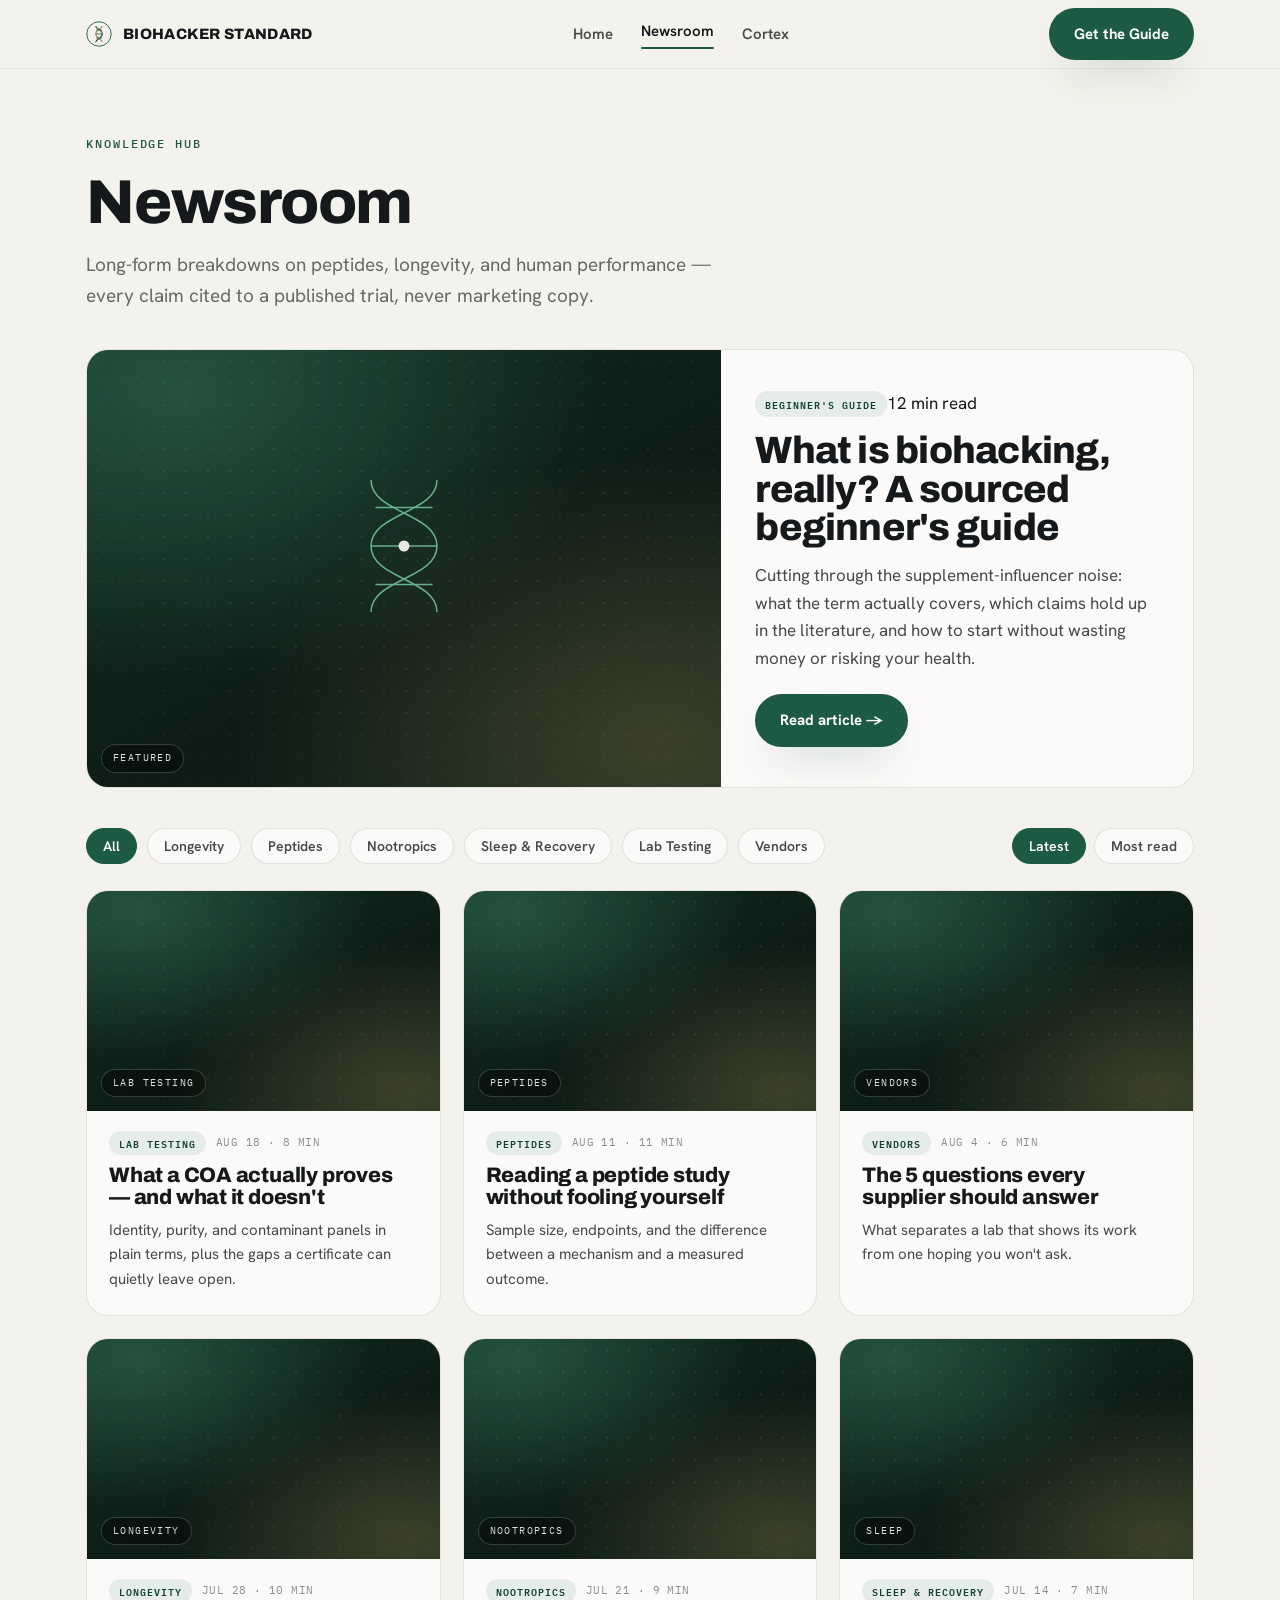
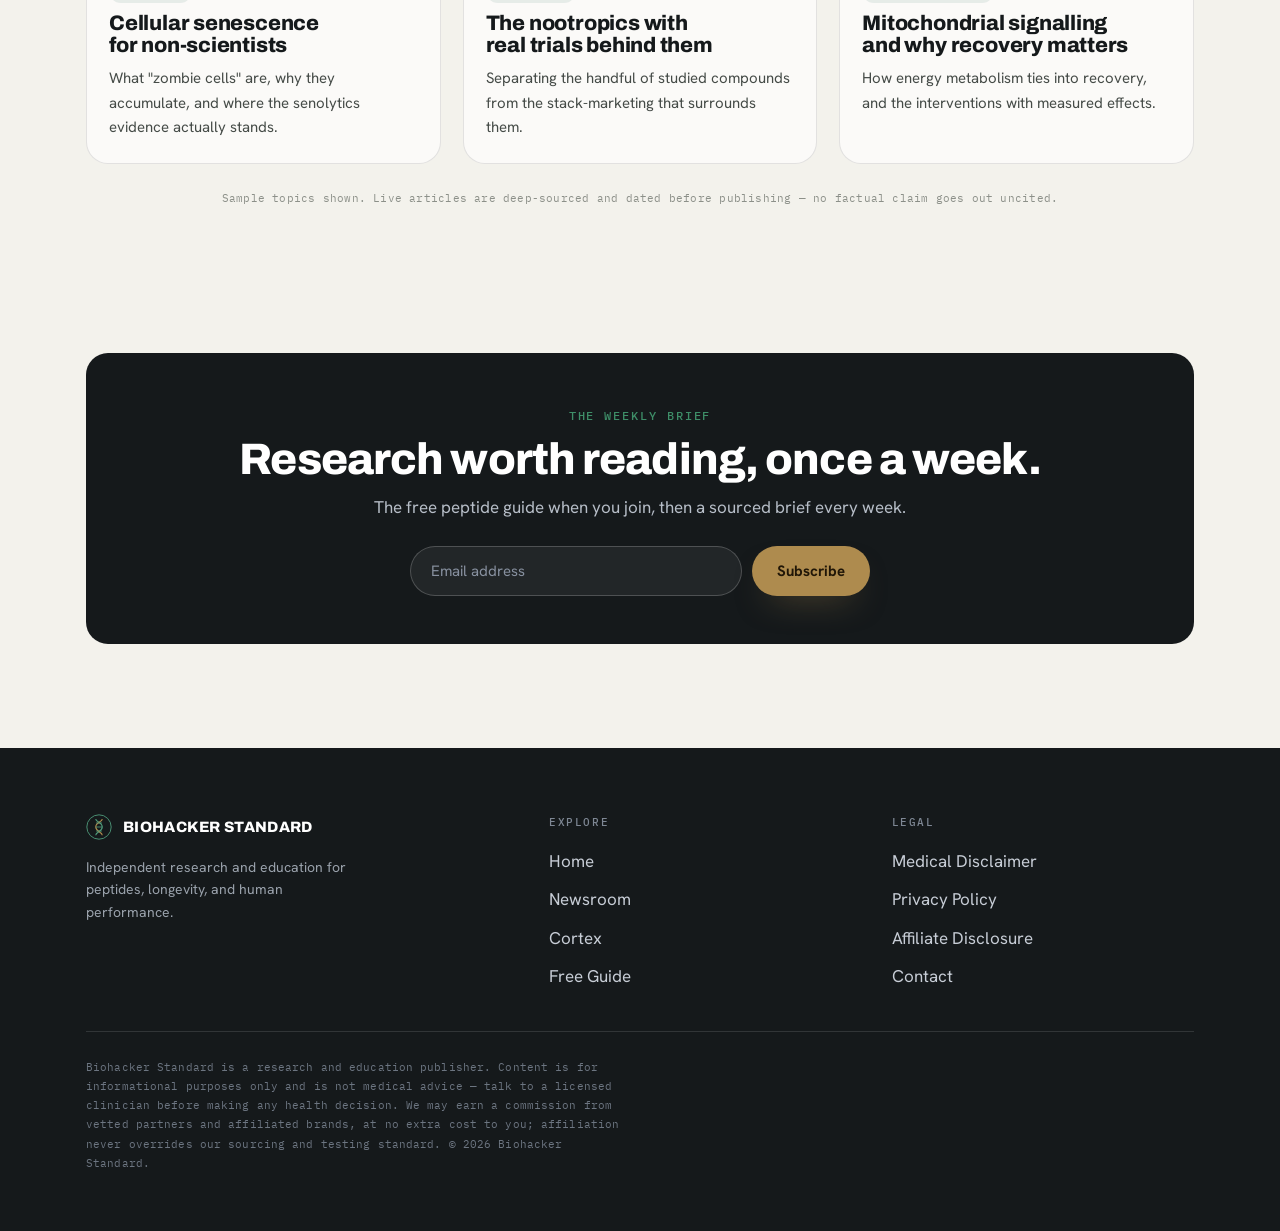
<file: blog.html>
<!DOCTYPE html>
<html lang="en">
<head>
<meta charset="UTF-8">
<meta name="viewport" content="width=device-width, initial-scale=1">
<title>Newsroom — Biohacker Standard</title>
<meta name="description" content="Long-form biohacking, peptide, and longevity breakdowns — every claim cited to a published trial.">
<link rel="preconnect" href="https://fonts.googleapis.com">
<link rel="preconnect" href="https://fonts.gstatic.com" crossorigin>
<link rel="stylesheet" href="https://fonts.googleapis.com/css2?family=Archivo:wght@500;600;700;800;900&family=Hanken+Grotesk:wght@400;500;600;700;800&family=IBM+Plex+Mono:wght@400;500;600&display=swap">
<link rel="stylesheet" href="styles.css">
<style>
  .featured { display: grid; grid-template-columns: 1.1fr 0.9fr; gap: 40px; align-items: center;
    background: var(--surface); border: 1px solid var(--hair); border-radius: var(--radius); overflow: hidden; }
  .featured .media { border-radius: 0; aspect-ratio: 16 / 11; height: 100%; }
  .featured-body { padding: 40px 42px; }
  .featured-body h2 { font-size: clamp(26px, 3vw, 38px); margin: 14px 0 14px; }
  .featured-body p { color: var(--ink-soft); font-size: 17px; margin-bottom: 22px; max-width: 46ch; }
  .toolbar { display: flex; flex-wrap: wrap; align-items: center; justify-content: space-between; gap: 16px; margin: 40px 0 26px; }
  .sortbar { display: flex; gap: 8px; }
  .newsletter-band { background: var(--ink); color: #fff; border-radius: var(--radius); padding: 48px 44px; text-align: center; }
  .newsletter-band h2 { color: #fff; margin-bottom: 12px; }
  .newsletter-band p { color: #B7BEC8; font-size: 17px; margin-bottom: 24px; }
  .nl-form { display: flex; gap: 10px; max-width: 460px; margin: 0 auto; }
  .nl-form input { flex: 1; padding: 14px 20px; border-radius: var(--radius-pill); border: 1px solid rgba(255,255,255,0.2); background: rgba(255,255,255,0.06); color: #fff; font-family: inherit; font-size: 15px; }
  .nl-form input::placeholder { color: #8891A0; }
  @media (max-width: 860px) { .featured { grid-template-columns: 1fr; } .featured .media { aspect-ratio: 16/9; } .featured-body { padding: 30px 26px; } .nl-form { flex-direction: column; } }
</style>
</head>
<body>

<nav class="nav">
  <div class="container nav-inner">
    <a class="brand" href="index.html" aria-label="Biohacker Standard home">
      <svg viewBox="0 0 32 32" fill="none" aria-hidden="true">
        <circle cx="16" cy="16" r="15" stroke="#1D5A43" stroke-width="1.1"/>
        <path d="M12 6c0 4 8 4 8 10s-8 6-8 10" stroke="#1D5A43" stroke-width="1.4"/>
        <path d="M20 6c0 4-8 4-8 10s8 6 8 10" stroke="#AE8B4E" stroke-width="1.4"/>
        <path d="M12.5 11h7M12 16h8M12.5 21h7" stroke="#1D5A43" stroke-width="1"/>
      </svg>
      <b>Biohacker Standard</b>
    </a>
    <div class="nav-links">
      <a href="index.html">Home</a>
      <a href="blog.html" class="active">Newsroom</a>
      <a href="directory.html">Cortex</a>
    </div>
    <a href="index.html#get-guide" class="btn btn-blue nav-cta">Get the Guide</a>
  </div>
</nav>

<div class="page-head">
  <div class="container">
    <span class="eyebrow">Knowledge hub</span>
    <h1 style="margin-top:14px">Newsroom</h1>
    <p>Long-form breakdowns on peptides, longevity, and human performance — every claim cited to a published trial, never marketing copy.</p>
  </div>
</div>

<!-- FEATURED -->
<div class="container">
  <article class="featured">
    <div class="media" role="img" aria-label="Featured article image slot">
      <div class="glyph"><svg viewBox="0 0 200 200" fill="none"><path d="M70 20c0 30 60 30 60 60s-60 30-60 60M130 20c0 30-60 30-60 60s60 30 60 60" stroke="#6FBE97" stroke-width="1.4"/><path d="M74 45h52M70 80h60M74 115h52" stroke="#6FBE97" stroke-width="1.4"/><circle cx="100" cy="80" r="5" fill="#fff"/></svg></div>
      <span class="tag">Featured</span>
    </div>
    <div class="featured-body">
      <div class="kicker"><span class="tagpill">Beginner's guide</span><span class="meta">12 min read</span></div>
      <h2>What is biohacking, really? A sourced beginner's guide</h2>
      <p>Cutting through the supplement-influencer noise: what the term actually covers, which claims hold up in the literature, and how to start without wasting money or risking your health.</p>
      <a href="article.html" class="btn btn-blue">Read article →</a>
    </div>
  </article>
</div>

<!-- TOOLBAR + FILTERS -->
<div class="container">
  <div class="toolbar">
    <div class="chips" role="tablist" aria-label="Filter articles by category">
      <button class="chip active">All</button>
      <button class="chip">Longevity</button>
      <button class="chip">Peptides</button>
      <button class="chip">Nootropics</button>
      <button class="chip">Sleep &amp; Recovery</button>
      <button class="chip">Lab Testing</button>
      <button class="chip">Vendors</button>
    </div>
    <div class="sortbar">
      <button class="chip active">Latest</button>
      <button class="chip">Most read</button>
    </div>
  </div>
</div>

<!-- GRID -->
<section style="padding-top:0">
  <div class="container">
    <div class="grid g3">
      <a class="card" href="article.html"><div class="media"><span class="tag">Lab Testing</span></div><div class="card-body"><div class="kicker"><span class="tagpill">Lab Testing</span><span class="meta">Aug 18 · 8 min</span></div><h3>What a COA actually proves — and what it doesn't</h3><p>Identity, purity, and contaminant panels in plain terms, plus the gaps a certificate can quietly leave open.</p></div></a>
      <a class="card" href="article.html"><div class="media"><span class="tag">Peptides</span></div><div class="card-body"><div class="kicker"><span class="tagpill">Peptides</span><span class="meta">Aug 11 · 11 min</span></div><h3>Reading a peptide study without fooling yourself</h3><p>Sample size, endpoints, and the difference between a mechanism and a measured outcome.</p></div></a>
      <a class="card" href="article.html"><div class="media"><span class="tag">Vendors</span></div><div class="card-body"><div class="kicker"><span class="tagpill">Vendors</span><span class="meta">Aug 4 · 6 min</span></div><h3>The 5 questions every supplier should answer</h3><p>What separates a lab that shows its work from one hoping you won't ask.</p></div></a>
      <a class="card" href="article.html"><div class="media"><span class="tag">Longevity</span></div><div class="card-body"><div class="kicker"><span class="tagpill">Longevity</span><span class="meta">Jul 28 · 10 min</span></div><h3>Cellular senescence for non-scientists</h3><p>What "zombie cells" are, why they accumulate, and where the senolytics evidence actually stands.</p></div></a>
      <a class="card" href="article.html"><div class="media"><span class="tag">Nootropics</span></div><div class="card-body"><div class="kicker"><span class="tagpill">Nootropics</span><span class="meta">Jul 21 · 9 min</span></div><h3>The nootropics with real trials behind them</h3><p>Separating the handful of studied compounds from the stack-marketing that surrounds them.</p></div></a>
      <a class="card" href="article.html"><div class="media"><span class="tag">Sleep</span></div><div class="card-body"><div class="kicker"><span class="tagpill">Sleep &amp; Recovery</span><span class="meta">Jul 14 · 7 min</span></div><h3>Mitochondrial signalling and why recovery matters</h3><p>How energy metabolism ties into recovery, and the interventions with measured effects.</p></div></a>
    </div>
    <p class="fine" style="margin-top:26px; text-align:center">Sample topics shown. Live articles are deep-sourced and dated before publishing — no factual claim goes out uncited.</p>
  </div>
</section>

<!-- NEWSLETTER -->
<section>
  <div class="container">
    <div class="newsletter-band">
      <span class="eyebrow" style="color:var(--blue-hi); display:inline-flex; margin-bottom:12px">The weekly brief</span>
      <h2>Research worth reading, once a week.</h2>
      <p>The free peptide guide when you join, then a sourced brief every week.</p>
      <form class="nl-form" onsubmit="event.preventDefault();this.innerHTML='<p style=\'margin:0;color:#8FE0AB\'>You\'re in — check your inbox.</p>';">
        <input type="email" placeholder="Email address" aria-label="Email address" required>
        <button type="submit" class="btn btn-gold">Subscribe</button>
      </form>
    </div>
  </div>
</section>

<footer class="footer">
  <div class="container">
    <div class="footer-top">
      <div>
        <a class="brand" href="index.html" style="margin-bottom:16px">
          <svg viewBox="0 0 32 32" fill="none" aria-hidden="true"><circle cx="16" cy="16" r="15" stroke="#4F9C7C" stroke-width="1.1"/><path d="M12 6c0 4 8 4 8 10s-8 6-8 10" stroke="#4F9C7C" stroke-width="1.4"/><path d="M20 6c0 4-8 4-8 10s8 6 8 10" stroke="#AE8B4E" stroke-width="1.4"/><path d="M12.5 11h7M12 16h8M12.5 21h7" stroke="#4F9C7C" stroke-width="1"/></svg>
          <b>Biohacker Standard</b>
        </a>
        <p style="color:#9AA2AC; font-size:14px; max-width:34ch">Independent research and education for peptides, longevity, and human performance.</p>
      </div>
      <div><h5>Explore</h5><ul><li><a href="index.html">Home</a></li><li><a href="blog.html">Newsroom</a></li><li><a href="directory.html">Cortex</a></li><li><a href="index.html#get-guide">Free Guide</a></li></ul></div>
      <div><h5>Legal</h5><ul><li><a href="#">Medical Disclaimer</a></li><li><a href="#">Privacy Policy</a></li><li><a href="#">Affiliate Disclosure</a></li><li><a href="contact.html">Contact</a></li></ul></div>
    </div>
    <p class="disclosure">Biohacker Standard is a research and education publisher. Content is for informational purposes only and is not medical advice — talk to a licensed clinician before making any health decision. We may earn a commission from vetted partners and affiliated brands, at no extra cost to you; affiliation never overrides our sourcing and testing standard. © 2026 Biohacker Standard.</p>
  </div>
</footer>

<script>
  document.querySelectorAll('.chips').forEach(function (group) {
    group.addEventListener('click', function (e) {
      var chip = e.target.closest('.chip'); if (!chip) return;
      group.querySelectorAll('.chip').forEach(function (c) { c.classList.remove('active'); });
      chip.classList.add('active');
    });
  });
</script>
</body>
</html>
</file>
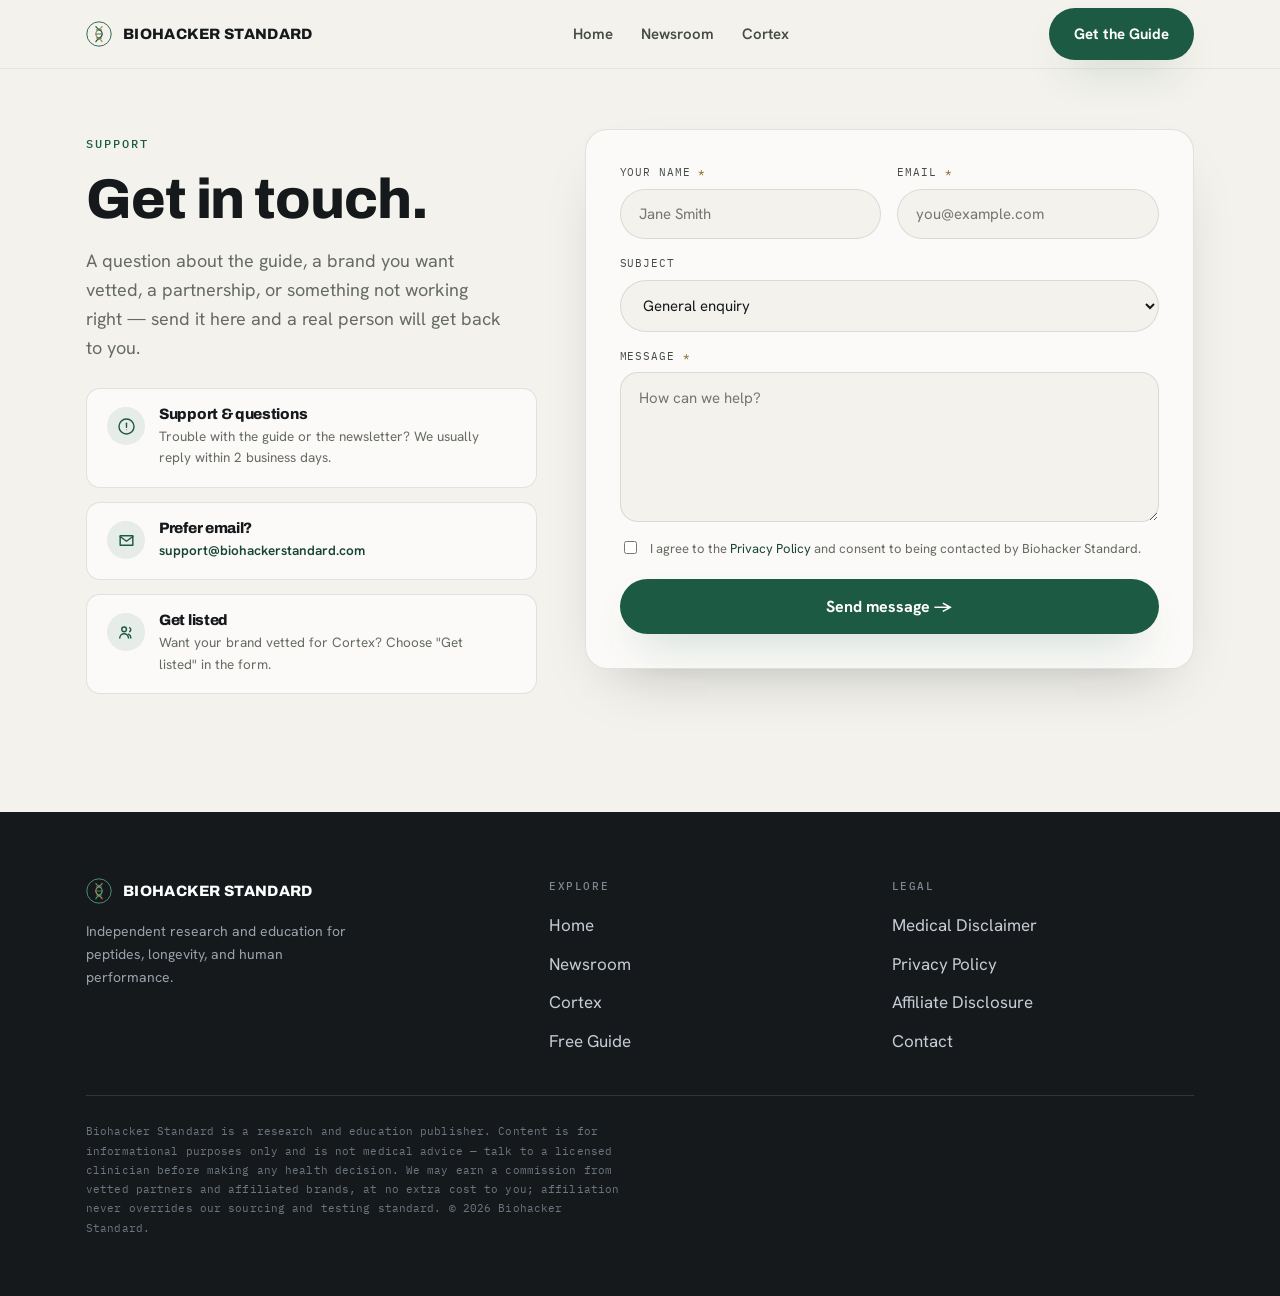
<file: contact.html>
<!DOCTYPE html>
<html lang="en">
<head>
<meta charset="UTF-8">
<meta name="viewport" content="width=device-width, initial-scale=1">
<title>Contact — Biohacker Standard</title>
<meta name="description" content="Get in touch with Biohacker Standard — support questions, partnerships, getting listed, and press.">
<link rel="preconnect" href="https://fonts.googleapis.com">
<link rel="preconnect" href="https://fonts.gstatic.com" crossorigin>
<link rel="stylesheet" href="https://fonts.googleapis.com/css2?family=Archivo:wght@500;600;700;800;900&family=Hanken+Grotesk:wght@400;500;600;700;800&family=IBM+Plex+Mono:wght@400;500;600&display=swap">
<link rel="stylesheet" href="styles.css">
<style>
  .contact-grid { display: grid; grid-template-columns: 0.85fr 1.15fr; gap: 48px; align-items: start; }
  .contact-intro h1 { font-size: clamp(36px, 5vw, 56px); margin: 14px 0 18px; }
  .contact-intro p { color: var(--muted); font-size: 18px; margin-bottom: 26px; max-width: 42ch; }
  .support-card { display: flex; gap: 14px; align-items: flex-start; background: var(--surface); border: 1px solid var(--hair); border-radius: var(--radius-sm); padding: 18px 20px; margin-bottom: 14px; }
  .support-card .ico { width: 38px; height: 38px; flex: none; display: grid; place-items: center; border-radius: 50%; background: var(--blue-tint); color: var(--blue); }
  .support-card .ico svg { width: 19px; height: 19px; }
  .support-card h4 { font-family: 'Archivo'; font-weight: 800; font-size: 15px; margin-bottom: 3px; }
  .support-card p { font-size: 13.5px; color: var(--muted); margin: 0; }
  .support-card a { color: var(--blue-deep); font-weight: 600; }

  .form-card { background: var(--surface); border: 1px solid var(--hair); border-radius: var(--radius); padding: 34px 34px; box-shadow: var(--shadow); }
  .contact-form { display: flex; flex-direction: column; gap: 16px; }
  .cf-field { display: flex; flex-direction: column; gap: 7px; }
  .cf-field label { font-family: 'IBM Plex Mono', monospace; font-size: 11px; letter-spacing: 0.08em; text-transform: uppercase; color: var(--ink-soft); }
  .cf-field label .req { color: var(--gold-deep); }
  .cf-row { display: grid; grid-template-columns: 1fr 1fr; gap: 16px; }
  .contact-form input, .contact-form select, .contact-form textarea {
    width: 100%; background: var(--paper); border: 1px solid var(--hair); color: var(--ink);
    font-family: inherit; font-size: 15px; outline: none; transition: border-color .2s, box-shadow .2s; }
  .contact-form input, .contact-form select { padding: 14px 18px; border-radius: var(--radius-pill); }
  .contact-form textarea { padding: 14px 18px; border-radius: 18px; min-height: 150px; resize: vertical; line-height: 1.55; }
  .contact-form input:focus, .contact-form select:focus, .contact-form textarea:focus { border-color: var(--blue); box-shadow: 0 0 0 3px var(--blue-tint); }
  .cf-consent { display: flex; align-items: flex-start; gap: 10px; }
  .cf-consent input { width: auto; margin-top: 3px; accent-color: var(--blue); }
  .cf-consent label { font-family: 'Hanken Grotesk'; font-size: 13px; letter-spacing: 0; text-transform: none; color: var(--muted); }
  .cf-consent a { color: var(--blue-deep); }
  .contact-form button { margin-top: 4px; }
  @media (max-width: 800px) { .contact-grid { grid-template-columns: 1fr; gap: 36px; } .cf-row { grid-template-columns: 1fr; } }
</style>
</head>
<body>

<nav class="nav">
  <div class="container nav-inner">
    <a class="brand" href="index.html" aria-label="Biohacker Standard home">
      <svg viewBox="0 0 32 32" fill="none" aria-hidden="true">
        <circle cx="16" cy="16" r="15" stroke="#1D5A43" stroke-width="1.1"/>
        <path d="M12 6c0 4 8 4 8 10s-8 6-8 10" stroke="#1D5A43" stroke-width="1.4"/>
        <path d="M20 6c0 4-8 4-8 10s8 6 8 10" stroke="#AE8B4E" stroke-width="1.4"/>
        <path d="M12.5 11h7M12 16h8M12.5 21h7" stroke="#1D5A43" stroke-width="1"/>
      </svg>
      <b>Biohacker Standard</b>
    </a>
    <div class="nav-links">
      <a href="index.html">Home</a>
      <a href="blog.html">Newsroom</a>
      <a href="directory.html">Cortex</a>
    </div>
    <a href="index.html#get-guide" class="btn btn-blue nav-cta">Get the Guide</a>
  </div>
</nav>

<section style="padding-top:60px">
  <div class="container contact-grid">
    <div class="contact-intro">
      <span class="eyebrow">Support</span>
      <h1>Get in touch.</h1>
      <p>A question about the guide, a brand you want vetted, a partnership, or something not working right — send it here and a real person will get back to you.</p>

      <div class="support-card">
        <div class="ico"><svg viewBox="0 0 24 24" fill="none" stroke="currentColor" stroke-width="1.8"><path d="M12 8v5" stroke-linecap="round"/><circle cx="12" cy="16" r="0.6" fill="currentColor" stroke="none"/><circle cx="12" cy="12" r="9.5"/></svg></div>
        <div><h4>Support &amp; questions</h4><p>Trouble with the guide or the newsletter? We usually reply within 2 business days.</p></div>
      </div>
      <div class="support-card">
        <div class="ico"><svg viewBox="0 0 24 24" fill="none" stroke="currentColor" stroke-width="1.8"><path d="M4 6h16v12H4z" stroke-linejoin="round"/><path d="M4 7l8 6 8-6" stroke-linecap="round" stroke-linejoin="round"/></svg></div>
        <!-- Placeholder support address — swap for the real inbox before launch -->
        <div><h4>Prefer email?</h4><p><a href="mailto:support@biohackerstandard.com">support@biohackerstandard.com</a></p></div>
      </div>
      <div class="support-card">
        <div class="ico"><svg viewBox="0 0 24 24" fill="none" stroke="currentColor" stroke-width="1.8"><circle cx="9" cy="8" r="3"/><path d="M3.5 19a5.5 5.5 0 0 1 11 0" stroke-linecap="round"/><path d="M16 6a3 3 0 0 1 0 5M17.5 19a5.5 5.5 0 0 0-3-4.9" stroke-linecap="round"/></svg></div>
        <div><h4>Get listed</h4><p>Want your brand vetted for Cortex? Choose "Get listed" in the form.</p></div>
      </div>
    </div>

    <div class="form-card">
      <form class="contact-form" id="contact-form">
        <div class="cf-row">
          <div class="cf-field">
            <label for="cf-name">Your name <span class="req">*</span></label>
            <input type="text" id="cf-name" name="name" placeholder="Jane Smith" required>
          </div>
          <div class="cf-field">
            <label for="cf-email">Email <span class="req">*</span></label>
            <input type="email" id="cf-email" name="email" placeholder="you@example.com" required>
          </div>
        </div>
        <div class="cf-field">
          <label for="cf-subject">Subject</label>
          <select id="cf-subject" name="subject">
            <option>General enquiry</option>
            <option>Support / something's broken</option>
            <option>Get listed / partnership</option>
            <option>Press &amp; media</option>
          </select>
        </div>
        <div class="cf-field">
          <label for="cf-message">Message <span class="req">*</span></label>
          <textarea id="cf-message" name="message" placeholder="How can we help?" required></textarea>
        </div>
        <div class="cf-consent">
          <input type="checkbox" id="cf-consent" required>
          <label for="cf-consent">I agree to the <a href="#">Privacy Policy</a> and consent to being contacted by Biohacker Standard.</label>
        </div>
        <!-- TODO: wire to a real handler (FluentCRM, Formspree, or a mail endpoint) -->
        <button type="submit" class="btn btn-blue btn-lg">Send message →</button>
      </form>
      <div class="form-success" id="contact-success" style="margin-top:16px">Thanks — your message is on its way. We'll reply to the email you gave within 2 business days.</div>
    </div>
  </div>
</section>

<footer class="footer">
  <div class="container">
    <div class="footer-top">
      <div>
        <a class="brand" href="index.html" style="margin-bottom:16px">
          <svg viewBox="0 0 32 32" fill="none" aria-hidden="true"><circle cx="16" cy="16" r="15" stroke="#4F9C7C" stroke-width="1.1"/><path d="M12 6c0 4 8 4 8 10s-8 6-8 10" stroke="#4F9C7C" stroke-width="1.4"/><path d="M20 6c0 4-8 4-8 10s8 6 8 10" stroke="#AE8B4E" stroke-width="1.4"/><path d="M12.5 11h7M12 16h8M12.5 21h7" stroke="#4F9C7C" stroke-width="1"/></svg>
          <b>Biohacker Standard</b>
        </a>
        <p style="color:#9AA2AC; font-size:14px; max-width:34ch">Independent research and education for peptides, longevity, and human performance.</p>
      </div>
      <div><h5>Explore</h5><ul><li><a href="index.html">Home</a></li><li><a href="blog.html">Newsroom</a></li><li><a href="directory.html">Cortex</a></li><li><a href="index.html#get-guide">Free Guide</a></li></ul></div>
      <div><h5>Legal</h5><ul><li><a href="#">Medical Disclaimer</a></li><li><a href="#">Privacy Policy</a></li><li><a href="#">Affiliate Disclosure</a></li><li><a href="contact.html">Contact</a></li></ul></div>
    </div>
    <p class="disclosure">Biohacker Standard is a research and education publisher. Content is for informational purposes only and is not medical advice — talk to a licensed clinician before making any health decision. We may earn a commission from vetted partners and affiliated brands, at no extra cost to you; affiliation never overrides our sourcing and testing standard. © 2026 Biohacker Standard.</p>
  </div>
</footer>

<script>
  (function () {
    var form = document.getElementById('contact-form');
    if (!form) return;
    form.addEventListener('submit', function (e) {
      e.preventDefault();
      var btn = form.querySelector('button[type=submit]');
      btn.textContent = 'Sending…';
      setTimeout(function () {
        form.style.display = 'none';
        document.getElementById('contact-success').style.display = 'block';
      }, 500);
    });
  })();
</script>
</body>
</html>
</file>
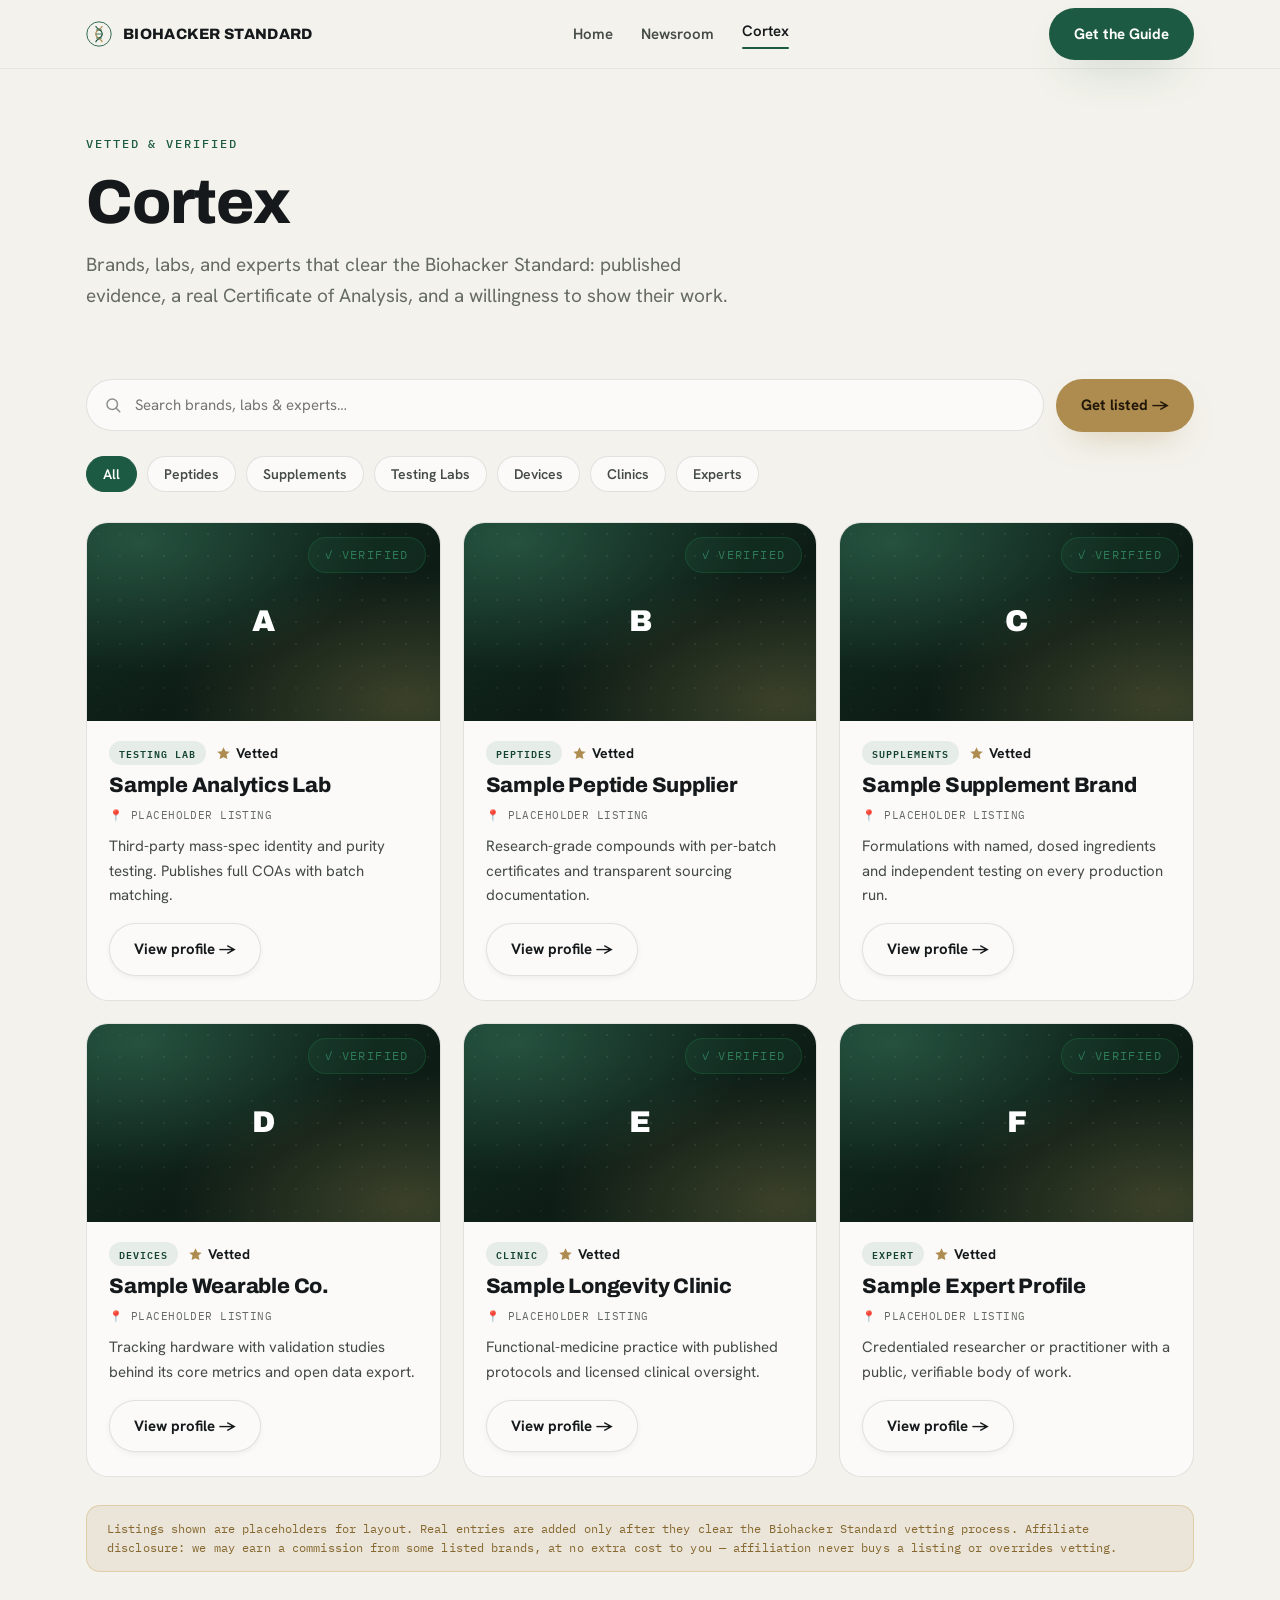
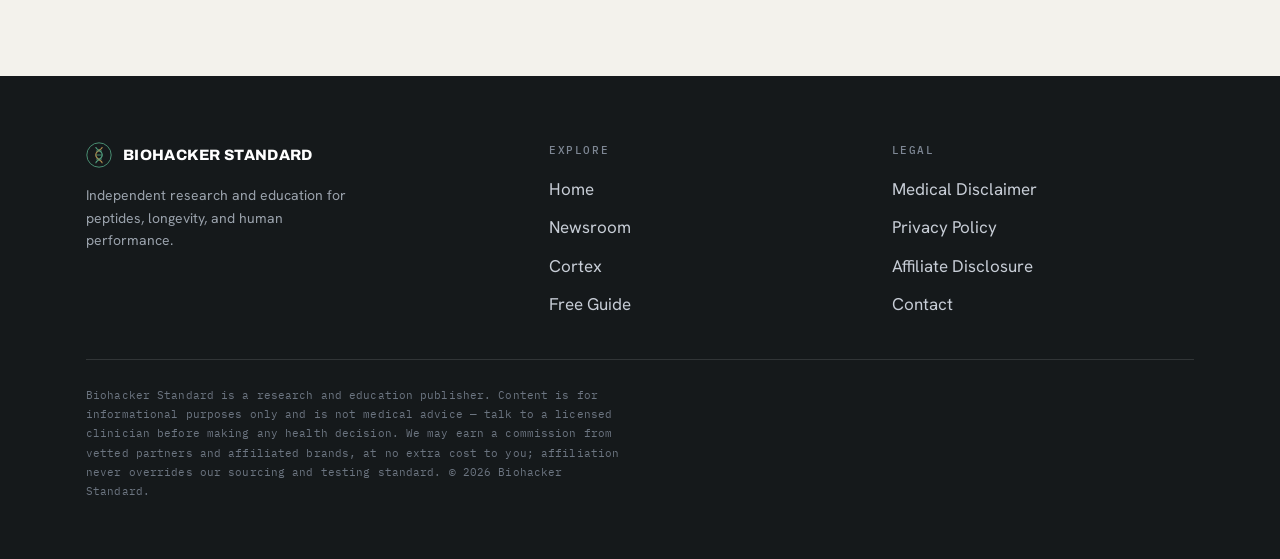
<file: directory.html>
<!DOCTYPE html>
<html lang="en">
<head>
<meta charset="UTF-8">
<meta name="viewport" content="width=device-width, initial-scale=1">
<title>Cortex — Biohacker Standard</title>
<meta name="description" content="Cortex — a vetted hub of biohacking brands, labs, and experts — each one held to the Biohacker Standard: published evidence and a real Certificate of Analysis.">
<link rel="preconnect" href="https://fonts.googleapis.com">
<link rel="preconnect" href="https://fonts.gstatic.com" crossorigin>
<link rel="stylesheet" href="https://fonts.googleapis.com/css2?family=Archivo:wght@500;600;700;800;900&family=Hanken+Grotesk:wght@400;500;600;700;800&family=IBM+Plex+Mono:wght@400;500;600&display=swap">
<link rel="stylesheet" href="styles.css">
<style>
  .search-wrap { display: flex; gap: 12px; flex-wrap: wrap; align-items: center; margin: 8px 0 24px; }
  .search { position: relative; flex: 1; min-width: 260px; }
  .search input { width: 100%; padding: 15px 20px 15px 48px; border-radius: var(--radius-pill); border: 1px solid var(--hair); background: var(--surface); font-family: inherit; font-size: 15px; color: var(--ink); }
  .search input:focus { outline: none; border-color: var(--blue); box-shadow: 0 0 0 3px var(--blue-tint); }
  .search svg { position: absolute; left: 18px; top: 50%; transform: translateY(-50%); width: 18px; height: 18px; color: var(--dim); }

  .dir-card { position: relative; }
  .dir-card .logo { width: 100%; aspect-ratio: 16/9; border-radius: 0; display: grid; place-items: center; }
  .dir-card .logo .mark { font-family: 'Archivo', sans-serif; font-weight: 900; font-size: 30px; color: #fff; letter-spacing: -0.02em; }
  .dir-card .verified-badge { position: absolute; top: 14px; right: 14px; z-index: 3; }
  .dir-card .loc { display: inline-flex; align-items: center; gap: 6px; font-family: 'IBM Plex Mono', monospace; font-size: 11px; letter-spacing: 0.04em; color: var(--muted); text-transform: uppercase; }
  .rating { display: inline-flex; align-items: center; gap: 5px; font-weight: 700; font-size: 14px; color: var(--ink); }
  .rating svg { width: 15px; height: 15px; color: var(--gold); }
  .disc-strip { background: var(--gold-tint); border: 1px solid rgba(192,145,47,0.28); border-radius: var(--radius-sm); padding: 14px 20px; margin-top: 28px; }
  .disc-strip p { margin: 0; font-family: 'IBM Plex Mono', monospace; font-size: 11.5px; line-height: 1.6; color: var(--gold-deep); text-transform: none; letter-spacing: 0.01em; }
</style>
</head>
<body>

<nav class="nav">
  <div class="container nav-inner">
    <a class="brand" href="index.html" aria-label="Biohacker Standard home">
      <svg viewBox="0 0 32 32" fill="none" aria-hidden="true">
        <circle cx="16" cy="16" r="15" stroke="#1D5A43" stroke-width="1.1"/>
        <path d="M12 6c0 4 8 4 8 10s-8 6-8 10" stroke="#1D5A43" stroke-width="1.4"/>
        <path d="M20 6c0 4-8 4-8 10s8 6 8 10" stroke="#AE8B4E" stroke-width="1.4"/>
        <path d="M12.5 11h7M12 16h8M12.5 21h7" stroke="#1D5A43" stroke-width="1"/>
      </svg>
      <b>Biohacker Standard</b>
    </a>
    <div class="nav-links">
      <a href="index.html">Home</a>
      <a href="blog.html">Newsroom</a>
      <a href="directory.html" class="active">Cortex</a>
    </div>
    <a href="index.html#get-guide" class="btn btn-blue nav-cta">Get the Guide</a>
  </div>
</nav>

<div class="page-head">
  <div class="container">
    <span class="eyebrow">Vetted &amp; verified</span>
    <h1 style="margin-top:14px">Cortex</h1>
    <p>Brands, labs, and experts that clear the Biohacker Standard: published evidence, a real Certificate of Analysis, and a willingness to show their work.</p>
  </div>
</div>

<section style="padding-top:22px">
  <div class="container">
    <div class="search-wrap">
      <div class="search">
        <svg viewBox="0 0 24 24" fill="none" stroke="currentColor" stroke-width="2"><circle cx="11" cy="11" r="7"/><path d="M16 16l5 5" stroke-linecap="round"/></svg>
        <input type="search" placeholder="Search brands, labs & experts…" aria-label="Search the directory">
      </div>
      <a href="#" class="btn btn-gold">Get listed →</a>
    </div>

    <div class="chips" style="margin-bottom:30px">
      <button class="chip active">All</button>
      <button class="chip">Peptides</button>
      <button class="chip">Supplements</button>
      <button class="chip">Testing Labs</button>
      <button class="chip">Devices</button>
      <button class="chip">Clinics</button>
      <button class="chip">Experts</button>
    </div>

    <div class="grid g3">
      <!-- SAMPLE LISTINGS — replace with real vetted brands -->
      <article class="card dir-card">
        <span class="badge verified verified-badge">✓ Verified</span>
        <div class="media logo"><span class="mark">A</span></div>
        <div class="card-body">
          <div class="kicker"><span class="tagpill">Testing Lab</span><span class="rating"><svg viewBox="0 0 24 24" fill="currentColor"><path d="M12 2l3 6.5 7 .6-5.3 4.6 1.6 6.9L12 17.8 5.7 20.6l1.6-6.9L2 9.1l7-.6L12 2z"/></svg> Vetted</span></div>
          <h3>Sample Analytics Lab</h3>
          <span class="loc">📍 Placeholder listing</span>
          <p>Third-party mass-spec identity and purity testing. Publishes full COAs with batch matching.</p>
          <div class="card-foot"><a href="#" class="btn btn-ghost">View profile →</a></div>
        </div>
      </article>

      <article class="card dir-card">
        <span class="badge verified verified-badge">✓ Verified</span>
        <div class="media logo"><span class="mark">B</span></div>
        <div class="card-body">
          <div class="kicker"><span class="tagpill">Peptides</span><span class="rating"><svg viewBox="0 0 24 24" fill="currentColor"><path d="M12 2l3 6.5 7 .6-5.3 4.6 1.6 6.9L12 17.8 5.7 20.6l1.6-6.9L2 9.1l7-.6L12 2z"/></svg> Vetted</span></div>
          <h3>Sample Peptide Supplier</h3>
          <span class="loc">📍 Placeholder listing</span>
          <p>Research-grade compounds with per-batch certificates and transparent sourcing documentation.</p>
          <div class="card-foot"><a href="#" class="btn btn-ghost">View profile →</a></div>
        </div>
      </article>

      <article class="card dir-card">
        <span class="badge verified verified-badge">✓ Verified</span>
        <div class="media logo"><span class="mark">C</span></div>
        <div class="card-body">
          <div class="kicker"><span class="tagpill">Supplements</span><span class="rating"><svg viewBox="0 0 24 24" fill="currentColor"><path d="M12 2l3 6.5 7 .6-5.3 4.6 1.6 6.9L12 17.8 5.7 20.6l1.6-6.9L2 9.1l7-.6L12 2z"/></svg> Vetted</span></div>
          <h3>Sample Supplement Brand</h3>
          <span class="loc">📍 Placeholder listing</span>
          <p>Formulations with named, dosed ingredients and independent testing on every production run.</p>
          <div class="card-foot"><a href="#" class="btn btn-ghost">View profile →</a></div>
        </div>
      </article>

      <article class="card dir-card">
        <span class="badge verified verified-badge">✓ Verified</span>
        <div class="media logo"><span class="mark">D</span></div>
        <div class="card-body">
          <div class="kicker"><span class="tagpill">Devices</span><span class="rating"><svg viewBox="0 0 24 24" fill="currentColor"><path d="M12 2l3 6.5 7 .6-5.3 4.6 1.6 6.9L12 17.8 5.7 20.6l1.6-6.9L2 9.1l7-.6L12 2z"/></svg> Vetted</span></div>
          <h3>Sample Wearable Co.</h3>
          <span class="loc">📍 Placeholder listing</span>
          <p>Tracking hardware with validation studies behind its core metrics and open data export.</p>
          <div class="card-foot"><a href="#" class="btn btn-ghost">View profile →</a></div>
        </div>
      </article>

      <article class="card dir-card">
        <span class="badge verified verified-badge">✓ Verified</span>
        <div class="media logo"><span class="mark">E</span></div>
        <div class="card-body">
          <div class="kicker"><span class="tagpill">Clinic</span><span class="rating"><svg viewBox="0 0 24 24" fill="currentColor"><path d="M12 2l3 6.5 7 .6-5.3 4.6 1.6 6.9L12 17.8 5.7 20.6l1.6-6.9L2 9.1l7-.6L12 2z"/></svg> Vetted</span></div>
          <h3>Sample Longevity Clinic</h3>
          <span class="loc">📍 Placeholder listing</span>
          <p>Functional-medicine practice with published protocols and licensed clinical oversight.</p>
          <div class="card-foot"><a href="#" class="btn btn-ghost">View profile →</a></div>
        </div>
      </article>

      <article class="card dir-card">
        <span class="badge verified verified-badge">✓ Verified</span>
        <div class="media logo"><span class="mark">F</span></div>
        <div class="card-body">
          <div class="kicker"><span class="tagpill">Expert</span><span class="rating"><svg viewBox="0 0 24 24" fill="currentColor"><path d="M12 2l3 6.5 7 .6-5.3 4.6 1.6 6.9L12 17.8 5.7 20.6l1.6-6.9L2 9.1l7-.6L12 2z"/></svg> Vetted</span></div>
          <h3>Sample Expert Profile</h3>
          <span class="loc">📍 Placeholder listing</span>
          <p>Credentialed researcher or practitioner with a public, verifiable body of work.</p>
          <div class="card-foot"><a href="#" class="btn btn-ghost">View profile →</a></div>
        </div>
      </article>
    </div>

    <div class="disc-strip">
      <p>Listings shown are placeholders for layout. Real entries are added only after they clear the Biohacker Standard vetting process. Affiliate disclosure: we may earn a commission from some listed brands, at no extra cost to you — affiliation never buys a listing or overrides vetting.</p>
    </div>
  </div>
</section>

<footer class="footer">
  <div class="container">
    <div class="footer-top">
      <div>
        <a class="brand" href="index.html" style="margin-bottom:16px">
          <svg viewBox="0 0 32 32" fill="none" aria-hidden="true"><circle cx="16" cy="16" r="15" stroke="#4F9C7C" stroke-width="1.1"/><path d="M12 6c0 4 8 4 8 10s-8 6-8 10" stroke="#4F9C7C" stroke-width="1.4"/><path d="M20 6c0 4-8 4-8 10s8 6 8 10" stroke="#AE8B4E" stroke-width="1.4"/><path d="M12.5 11h7M12 16h8M12.5 21h7" stroke="#4F9C7C" stroke-width="1"/></svg>
          <b>Biohacker Standard</b>
        </a>
        <p style="color:#9AA2AC; font-size:14px; max-width:34ch">Independent research and education for peptides, longevity, and human performance.</p>
      </div>
      <div><h5>Explore</h5><ul><li><a href="index.html">Home</a></li><li><a href="blog.html">Newsroom</a></li><li><a href="directory.html">Cortex</a></li><li><a href="index.html#get-guide">Free Guide</a></li></ul></div>
      <div><h5>Legal</h5><ul><li><a href="#">Medical Disclaimer</a></li><li><a href="#">Privacy Policy</a></li><li><a href="#">Affiliate Disclosure</a></li><li><a href="contact.html">Contact</a></li></ul></div>
    </div>
    <p class="disclosure">Biohacker Standard is a research and education publisher. Content is for informational purposes only and is not medical advice — talk to a licensed clinician before making any health decision. We may earn a commission from vetted partners and affiliated brands, at no extra cost to you; affiliation never overrides our sourcing and testing standard. © 2026 Biohacker Standard.</p>
  </div>
</footer>

<script>
  document.querySelectorAll('.chips').forEach(function (group) {
    group.addEventListener('click', function (e) {
      var chip = e.target.closest('.chip'); if (!chip) return;
      group.querySelectorAll('.chip').forEach(function (c) { c.classList.remove('active'); });
      chip.classList.add('active');
    });
  });
</script>
</body>
</html>
</file>
<file: styles.css>
/* ============================================================
   BIOHACKER STANDARD — shared design system
   Light, clinical-modern. Medical-blue primary + gold secondary.
   Display: Archivo (heavy grotesque) · Body: Hanken Grotesk · Data: IBM Plex Mono
   ============================================================ */

*, *::before, *::after { box-sizing: border-box; }

:root {
  /* ——— STANDARD BEARER colorway ———
     graphite ink · warm lab-paper · deep pine primary · restrained brass.
     Accent tokens keep their blue/gold variable names for compatibility:
     --blue now = PINE (primary), --gold now = BRASS (secondary). */
  --paper:      #F3F2EC;   /* warm lab-paper */
  --surface:    #FBFAF8;
  --surface-2:  #ECEAE0;
  --ink:        #15191B;   /* graphite */
  --ink-soft:   #454B47;
  --muted:      #656B63;
  --dim:        #8C9089;
  --hair:       rgba(21,25,27,0.11);
  --hair-soft:  rgba(21,25,27,0.055);

  /* accents */
  --blue:       #1D5A43;   /* PINE — primary */
  --blue-deep:  #164434;
  --blue-hi:    #3E8E68;
  --blue-tint:  rgba(29,90,67,0.09);
  --gold:       #AE8B4E;   /* BRASS — secondary */
  --gold-deep:  #86672F;
  --gold-tint:  rgba(174,139,78,0.12);
  --cyan:       #3E8E68;   /* pine signal */

  /* status */
  --verified:   #2E7B57;
  --verified-tint: rgba(46,123,87,0.13);

  --radius:     22px;
  --radius-sm:  14px;
  --radius-pill:999px;
  --shadow-sm:  0 2px 10px -4px rgba(13,16,20,0.14);
  --shadow:     0 26px 60px -30px rgba(13,16,20,0.28);
  --shadow-blue:0 20px 44px -20px rgba(29,90,67,0.42);

  --maxw: 1160px;
}

html { scroll-behavior: smooth; -webkit-text-size-adjust: 100%; }
@media (prefers-reduced-motion: reduce) { html { scroll-behavior: auto; } *, *::before, *::after { transition: none !important; animation: none !important; } }

body {
  margin: 0;
  background: var(--paper);
  color: var(--ink);
  font-family: 'Hanken Grotesk', system-ui, -apple-system, sans-serif;
  font-size: 17px;
  line-height: 1.62;
  -webkit-font-smoothing: antialiased;
  text-rendering: optimizeLegibility;
}

img { max-width: 100%; display: block; }
a { color: var(--blue-deep); text-decoration: none; }
a:hover { text-decoration: underline; text-underline-offset: 3px; }

h1, h2, h3, h4 {
  font-family: 'Archivo', system-ui, sans-serif;
  font-weight: 800;
  letter-spacing: -0.02em;
  line-height: 1.02;
  margin: 0;
  text-wrap: balance;
}
h1 { font-size: clamp(40px, 6.2vw, 76px); }
h2 { font-size: clamp(28px, 4vw, 44px); }
h3 { font-size: 21px; letter-spacing: -0.01em; }

p { margin: 0 0 18px; }
strong { font-weight: 700; color: var(--ink); }

.mono {
  font-family: 'IBM Plex Mono', ui-monospace, monospace;
  text-transform: uppercase;
  letter-spacing: 0.16em;
  font-weight: 500;
  font-size: 12px;
}

.container { max-width: var(--maxw); margin: 0 auto; padding: 0 26px; }
.measure { max-width: 60ch; }

/* ————————————————————————— NAV ————————————————————————— */
.nav {
  position: sticky; top: 0; z-index: 60;
  background: color-mix(in srgb, var(--paper) 82%, transparent);
  backdrop-filter: blur(14px);
  border-bottom: 1px solid var(--hair-soft);
}
.nav-inner { display: flex; align-items: center; justify-content: space-between; height: 68px; gap: 20px; }
.brand { display: inline-flex; align-items: center; gap: 11px; }
.brand svg { width: 26px; height: 26px; flex: none; }
.brand b { font-family: 'Archivo', sans-serif; font-weight: 800; font-size: 15px; letter-spacing: 0.02em; color: var(--ink); text-transform: uppercase; }
.nav-links { display: flex; align-items: center; gap: 28px; }
.nav-links a { font-size: 15px; font-weight: 600; color: var(--ink-soft); }
.nav-links a:hover { color: var(--blue); text-decoration: none; }
.nav-links a.active { color: var(--ink); }
.nav-links a.active::after { content: ''; display: block; height: 2px; background: var(--blue); border-radius: 2px; margin-top: 3px; }
.nav-cta { display: inline-flex; }

/* ————————————————————————— BUTTONS ————————————————————————— */
.btn {
  display: inline-flex; align-items: center; justify-content: center; gap: 9px;
  font-family: 'Hanken Grotesk', sans-serif; font-weight: 700; font-size: 15px;
  padding: 13px 24px; border-radius: var(--radius-pill); border: 1px solid transparent;
  cursor: pointer; transition: transform .15s, box-shadow .25s, background .2s, color .2s, border-color .2s;
  white-space: nowrap; text-decoration: none;
}
.btn:hover { text-decoration: none; }
.btn:active { transform: translateY(1px); }
.btn-blue { background: var(--blue); color: #fff; box-shadow: var(--shadow-blue); }
.btn-blue:hover { background: var(--blue-deep); color: #fff; }
.btn-gold { background: var(--gold); color: #201607; box-shadow: 0 16px 34px -18px rgba(174,139,78,0.6); }
.btn-gold:hover { background: var(--gold-deep); color: #F3F2EC; }
.btn-ghost { background: var(--surface); color: var(--ink); border-color: var(--hair); box-shadow: var(--shadow-sm); }
.btn-ghost:hover { border-color: var(--blue); color: var(--blue); }
.btn-lg { padding: 16px 30px; font-size: 16px; }

:where(a, button, input, .chip):focus-visible { outline: 2px solid var(--blue); outline-offset: 2px; border-radius: 8px; }

/* ————————————————————————— EYEBROW / BADGE ————————————————————————— */
.eyebrow {
  display: inline-flex; align-items: center; gap: 9px;
  font-family: 'IBM Plex Mono', monospace; font-size: 12px; letter-spacing: 0.16em; text-transform: uppercase;
  color: var(--blue); font-weight: 500;
}
.badge {
  display: inline-flex; align-items: center; gap: 9px;
  font-family: 'IBM Plex Mono', monospace; font-size: 11.5px; letter-spacing: 0.12em; text-transform: uppercase;
  color: var(--blue-deep); background: var(--blue-tint); border: 1px solid rgba(22,87,224,0.22);
  padding: 8px 16px; border-radius: var(--radius-pill);
}
.badge.verified { color: var(--verified); background: var(--verified-tint); border-color: rgba(30,135,75,0.28); }

/* ————————————————————————— MEDIA (graphic slots, swap for photos) ————————————————————————— */
.media {
  position: relative; overflow: hidden; border-radius: var(--radius);
  background:
    radial-gradient(120% 120% at 15% 10%, rgba(95,190,147,0.26), rgba(95,190,147,0) 55%),
    radial-gradient(120% 120% at 90% 90%, rgba(196,162,94,0.24), rgba(196,162,94,0) 55%),
    linear-gradient(150deg, #123024, #0d1c15 60%, #10241a);
}
.media::before {
  content: ''; position: absolute; inset: 0;
  background-image: radial-gradient(rgba(255,255,255,0.14) 1px, transparent 1.4px);
  background-size: 22px 22px; opacity: 0.5;
  mask-image: radial-gradient(120% 120% at 50% 40%, #000 30%, transparent 78%);
}
.media .glyph { position: absolute; inset: 0; display: grid; place-items: center; }
.media .glyph svg { width: 44%; max-width: 220px; opacity: 0.9; }
.media .tag {
  position: absolute; left: 14px; bottom: 14px; z-index: 2;
  font-family: 'IBM Plex Mono', monospace; font-size: 10px; letter-spacing: 0.14em; text-transform: uppercase;
  color: rgba(255,255,255,0.86); background: rgba(0,0,0,0.35); backdrop-filter: blur(4px);
  padding: 5px 11px; border-radius: var(--radius-pill); border: 1px solid rgba(255,255,255,0.18);
}

/* ————————————————————————— CARDS ————————————————————————— */
.card {
  background: var(--surface); border: 1px solid var(--hair); border-radius: var(--radius);
  overflow: hidden; display: flex; flex-direction: column;
  transition: transform .2s, box-shadow .25s, border-color .2s;
}
.card:hover { transform: translateY(-4px); box-shadow: var(--shadow); border-color: rgba(22,87,224,0.25); }
.card .media { border-radius: 0; aspect-ratio: 16 / 10; }
.card-body { padding: 20px 22px 24px; display: flex; flex-direction: column; gap: 10px; flex: 1; }
.card .kicker { display: flex; align-items: center; gap: 10px; }
.tagpill { font-family: 'IBM Plex Mono', monospace; font-size: 10px; letter-spacing: 0.1em; text-transform: uppercase; color: var(--blue-deep); background: var(--blue-tint); padding: 4px 10px; border-radius: var(--radius-pill); font-weight: 600; }
.card .meta { font-family: 'IBM Plex Mono', monospace; font-size: 11px; letter-spacing: 0.04em; color: var(--dim); text-transform: uppercase; }
.card h3 { color: var(--ink); }
.card p { color: var(--ink-soft); font-size: 15px; margin: 0; }
.card .card-foot { margin-top: auto; padding-top: 6px; display: flex; align-items: center; justify-content: space-between; }

.grid { display: grid; gap: 22px; }
.g3 { grid-template-columns: repeat(3, 1fr); }
.g2 { grid-template-columns: repeat(2, 1fr); }

/* ————————————————————————— FILTER CHIPS ————————————————————————— */
.chips { display: flex; flex-wrap: wrap; gap: 10px; }
.chip {
  font-family: 'Hanken Grotesk', sans-serif; font-size: 14px; font-weight: 600;
  color: var(--ink-soft); background: var(--surface); border: 1px solid var(--hair);
  padding: 8px 16px; border-radius: var(--radius-pill); cursor: pointer;
  transition: background .18s, color .18s, border-color .18s;
}
.chip:hover { border-color: var(--blue); color: var(--blue); }
.chip.active { background: var(--blue); color: #fff; border-color: var(--blue); }

/* ————————————————————————— SECTIONS ————————————————————————— */
section { padding: 64px 0; }
.sec-head { max-width: 640px; margin: 0 0 34px; display: flex; flex-direction: column; gap: 14px; }
.sec-head.center { margin-left: auto; margin-right: auto; text-align: center; align-items: center; }
.sec-head p { color: var(--muted); font-size: 18px; margin: 0; }

/* ————————————————————————— SOCIAL BUTTONS ————————————————————————— */
.socials { display: flex; flex-wrap: wrap; gap: 12px; }
.social {
  display: inline-flex; align-items: center; gap: 10px;
  background: var(--surface); border: 1px solid var(--hair); border-radius: var(--radius-pill);
  padding: 11px 18px 11px 14px; font-weight: 700; font-size: 14.5px; color: var(--ink);
  box-shadow: var(--shadow-sm); transition: transform .15s, box-shadow .2s, border-color .2s;
}
.social:hover { text-decoration: none; transform: translateY(-2px); border-color: rgba(22,87,224,0.3); box-shadow: var(--shadow); }
.social svg { width: 20px; height: 20px; flex: none; }
.social .arrow { color: var(--dim); font-weight: 500; }

/* ————————————————————————— FORM ————————————————————————— */
.lead-form { display: flex; flex-direction: column; gap: 12px; }
.field-row { display: grid; grid-template-columns: 1fr 1fr; gap: 12px; }
.lead-form input[type=text], .lead-form input[type=email] {
  width: 100%; background: var(--surface); border: 1px solid var(--hair); color: var(--ink);
  padding: 15px 20px; font-family: inherit; font-size: 15px; border-radius: var(--radius-pill);
  outline: none; transition: border-color .2s, box-shadow .2s;
}
.lead-form input::placeholder { color: var(--dim); }
.lead-form input:focus { border-color: var(--blue); box-shadow: 0 0 0 3px var(--blue-tint); }
.fine { font-family: 'IBM Plex Mono', monospace; font-size: 10.5px; letter-spacing: 0.02em; color: var(--dim); line-height: 1.6; text-transform: none; }
.form-success {
  display: none; padding: 18px 22px; border-radius: var(--radius-sm); text-align: center;
  background: var(--verified-tint); border: 1px solid rgba(30,135,75,0.3); color: var(--verified);
  font-family: 'IBM Plex Mono', monospace; font-size: 13px; line-height: 1.55; text-transform: none;
}

/* ————————————————————————— STAT BAR ————————————————————————— */
.stats { display: flex; flex-wrap: wrap; gap: 12px; }
.stat { display: inline-flex; align-items: baseline; gap: 10px; padding: 12px 20px; border: 1px solid var(--hair); border-radius: var(--radius-pill); background: var(--surface); }
.stat .num { font-family: 'Archivo', sans-serif; font-weight: 800; font-size: 22px; color: var(--gold-deep); letter-spacing: -0.02em; }
.stat .lbl { font-family: 'IBM Plex Mono', monospace; font-size: 10.5px; letter-spacing: 0.06em; text-transform: uppercase; color: var(--muted); white-space: nowrap; }

/* ————————————————————————— FOOTER ————————————————————————— */
.footer { background: var(--ink); color: #C7CDD6; padding: 66px 0 40px; margin-top: 40px; }
.footer a { color: #C7CDD6; }
.footer a:hover { color: #fff; }
.footer-top { display: grid; grid-template-columns: 1.4fr 1fr 1fr; gap: 40px; padding-bottom: 40px; border-bottom: 1px solid rgba(255,255,255,0.12); }
.footer .brand b { color: #fff; }
.footer h5 { font-family: 'IBM Plex Mono', monospace; font-size: 11px; letter-spacing: 0.14em; text-transform: uppercase; color: #7E8794; margin: 0 0 16px; font-weight: 500; }
.footer ul { list-style: none; margin: 0; padding: 0; display: flex; flex-direction: column; gap: 11px; }
.footer .foot-social { display: flex; gap: 12px; margin-top: 18px; }
.footer .foot-social a { display: grid; place-items: center; width: 38px; height: 38px; border: 1px solid rgba(255,255,255,0.16); border-radius: 50%; }
.footer .foot-social a:hover { background: var(--blue); border-color: var(--blue); }
.footer .foot-social svg { width: 17px; height: 17px; }
.footer .disclosure { padding-top: 26px; font-family: 'IBM Plex Mono', monospace; font-size: 11px; line-height: 1.75; color: #6C7581; max-width: 78ch; text-transform: none; letter-spacing: 0.01em; }

/* ————————————————————————— PAGE HEADER (interior) ————————————————————————— */
.page-head { padding: 60px 0 20px; }
.page-head h1 { font-size: clamp(38px, 5.4vw, 62px); }
.page-head p { color: var(--muted); font-size: 19px; max-width: 60ch; margin-top: 16px; }

/* ————————————————————————— RESPONSIVE ————————————————————————— */
@media (max-width: 900px) {
  .footer-top { grid-template-columns: 1fr 1fr; }
  .g3 { grid-template-columns: 1fr 1fr; }
}
@media (max-width: 760px) {
  .nav-links { display: none; }
  .field-row { grid-template-columns: 1fr; }
}
@media (max-width: 600px) {
  .g3, .g2 { grid-template-columns: 1fr; }
  .footer-top { grid-template-columns: 1fr; gap: 30px; }
  section { padding: 48px 0; }
}
</file>
